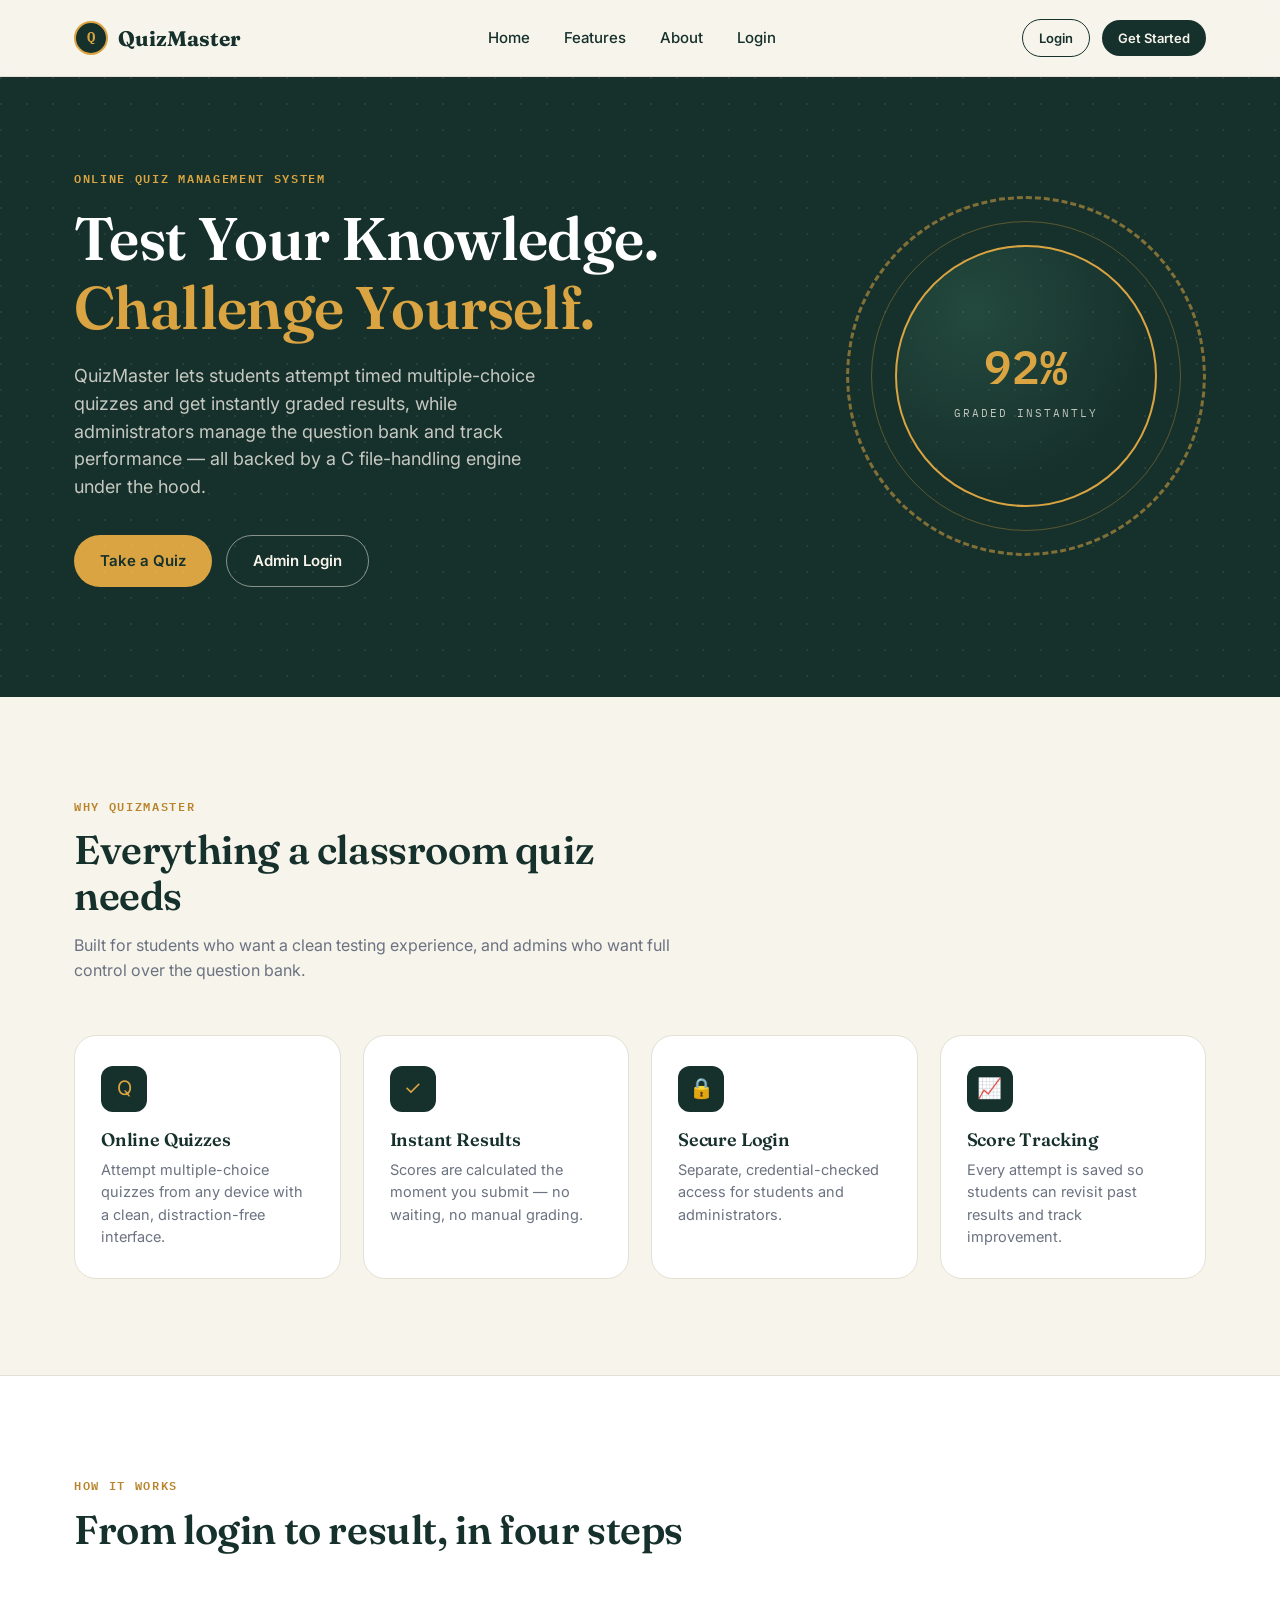
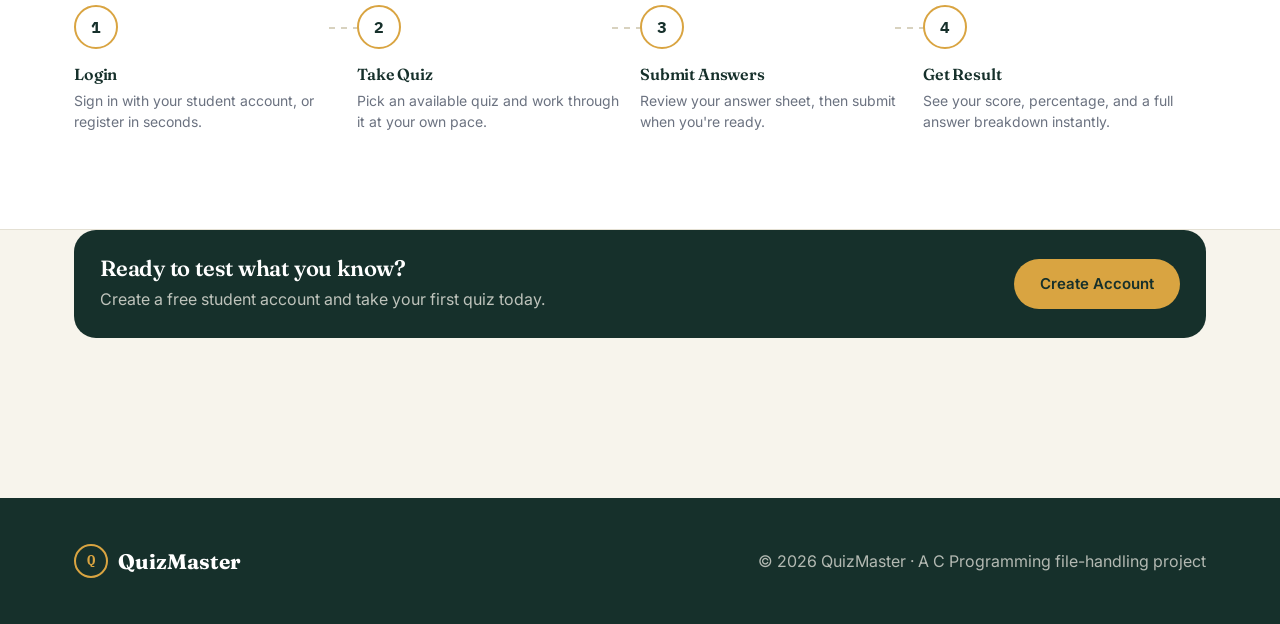
<file: frontend/index.html>
<!DOCTYPE html>
<html lang="en">
<head>
<meta charset="UTF-8">
<meta name="viewport" content="width=device-width, initial-scale=1.0">
<title>QuizMaster — Online Quiz Management System</title>
<link rel="stylesheet" href="css/style.css">
</head>
<body>

<nav class="public-nav">
  <div class="container">
    <a href="index.html" class="brand"><span class="brand-mark">Q</span> QuizMaster</a>
    <div class="nav-links" id="navLinks">
      <a href="index.html">Home</a>
      <a href="#features">Features</a>
      <a href="#about">About</a>
      <a href="login.html">Login</a>
    </div>
    <div class="nav-cta">
      <a href="login.html" class="btn btn-outline btn-sm">Login</a>
      <a href="register.html" class="btn btn-primary btn-sm">Get Started</a>
      <button class="nav-toggle" id="navToggle" aria-label="Toggle menu">☰</button>
    </div>
  </div>
</nav>

<header class="hero">
  <div class="container">
    <div>
      <span class="eyebrow" style="color:var(--gold);">Online Quiz Management System</span>
      <h1 style="margin-top:14px;">Test Your Knowledge. <em>Challenge Yourself.</em></h1>
      <p class="lead">QuizMaster lets students attempt timed multiple-choice quizzes and get instantly graded results, while administrators manage the question bank and track performance — all backed by a C file-handling engine under the hood.</p>
      <div class="hero-ctas">
        <a href="register.html" class="btn btn-gold">Take a Quiz</a>
        <a href="admin-login.html" class="btn btn-outline-light">Admin Login</a>
      </div>
    </div>
    <div class="hero-stamp">
      <div class="hero-stamp-inner">
        <div class="score">92%</div>
        <div class="label">Graded Instantly</div>
      </div>
    </div>
  </div>
</header>

<section class="section" id="features">
  <div class="container">
    <div class="section-head">
      <span class="eyebrow">Why QuizMaster</span>
      <h2>Everything a classroom quiz needs</h2>
      <p>Built for students who want a clean testing experience, and admins who want full control over the question bank.</p>
    </div>
    <div class="grid-4">
      <div class="feature-card">
        <div class="feature-icon">Q</div>
        <h3>Online Quizzes</h3>
        <p>Attempt multiple-choice quizzes from any device with a clean, distraction-free interface.</p>
      </div>
      <div class="feature-card">
        <div class="feature-icon">✓</div>
        <h3>Instant Results</h3>
        <p>Scores are calculated the moment you submit — no waiting, no manual grading.</p>
      </div>
      <div class="feature-card">
        <div class="feature-icon">🔒</div>
        <h3>Secure Login</h3>
        <p>Separate, credential-checked access for students and administrators.</p>
      </div>
      <div class="feature-card">
        <div class="feature-icon">📈</div>
        <h3>Score Tracking</h3>
        <p>Every attempt is saved so students can revisit past results and track improvement.</p>
      </div>
    </div>
  </div>
</section>

<section class="section section-alt" id="about">
  <div class="container">
    <div class="section-head">
      <span class="eyebrow">How It Works</span>
      <h2>From login to result, in four steps</h2>
    </div>
    <div class="steps">
      <div class="step"><div class="step-num">1</div><h4>Login</h4><p>Sign in with your student account, or register in seconds.</p></div>
      <div class="step"><div class="step-num">2</div><h4>Take Quiz</h4><p>Pick an available quiz and work through it at your own pace.</p></div>
      <div class="step"><div class="step-num">3</div><h4>Submit Answers</h4><p>Review your answer sheet, then submit when you're ready.</p></div>
      <div class="step"><div class="step-num">4</div><h4>Get Result</h4><p>See your score, percentage, and a full answer breakdown instantly.</p></div>
    </div>
  </div>
</section>

<section class="section" style="padding-top:0;">
  <div class="container">
    <div class="panel" style="display:flex; align-items:center; justify-content:space-between; flex-wrap:wrap; gap:20px; background:var(--ink); border:none;">
      <div>
        <h3 style="color:#fff; font-size:22px;">Ready to test what you know?</h3>
        <p style="color:rgba(247,244,236,0.75); margin-top:6px;">Create a free student account and take your first quiz today.</p>
      </div>
      <a href="register.html" class="btn btn-gold">Create Account</a>
    </div>
  </div>
</section>

<footer class="site-footer">
  <div class="container">
    <a href="index.html" class="brand"><span class="brand-mark">Q</span> QuizMaster</a>
    <p>© 2026 QuizMaster · A C Programming file-handling project</p>
  </div>
</footer>

<script src="js/script.js"></script>
</body>
</html>
</file>
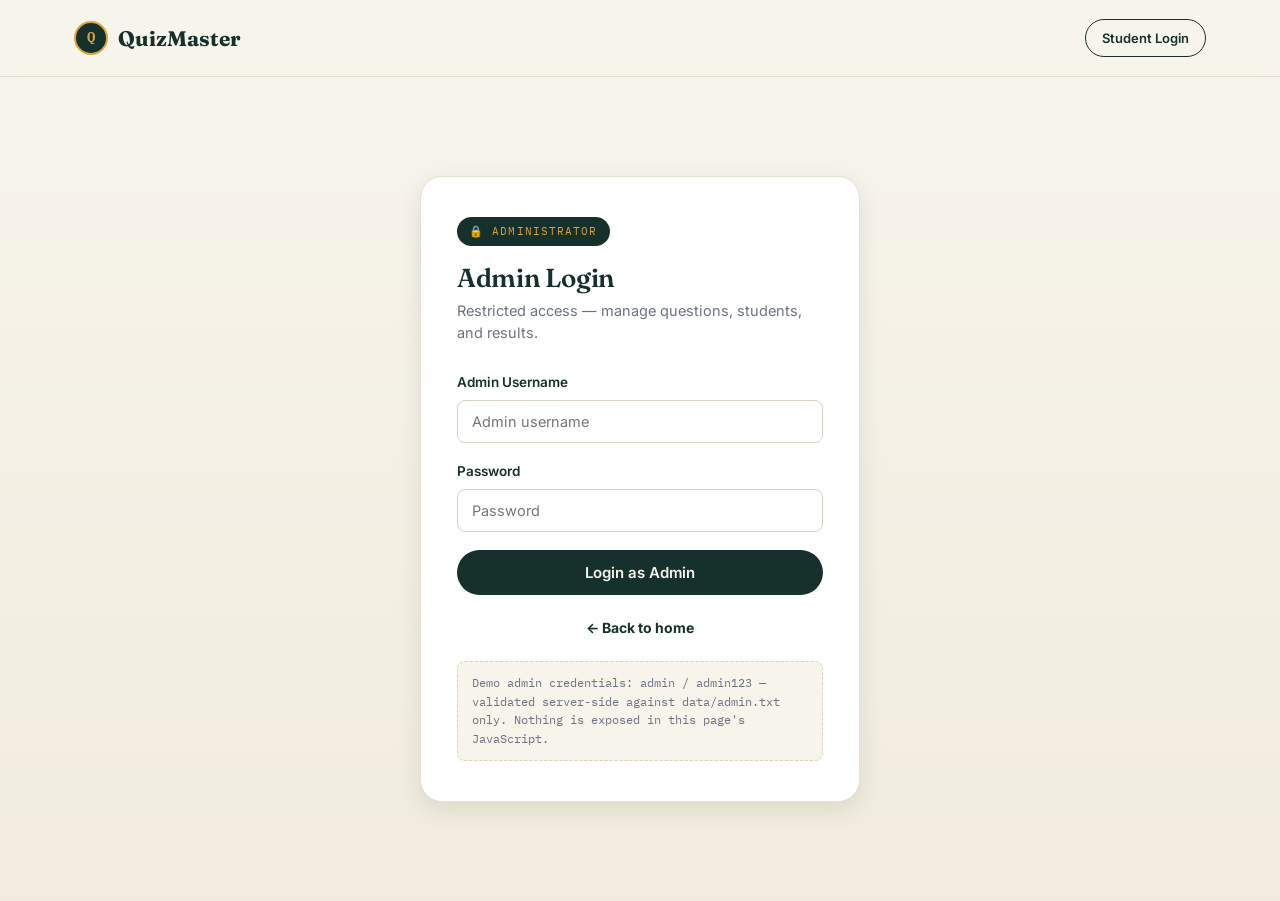
<file: frontend/add-question.html>
<!DOCTYPE html>
<html lang="en">
<head>
<meta charset="UTF-8">
<meta name="viewport" content="width=device-width, initial-scale=1.0">
<title>Add Question — QuizMaster</title>
<link rel="stylesheet" href="css/style.css">
</head>
<body>

<div class="app-shell">
  <aside class="sidebar">
    <a href="admin-dashboard.html" class="brand"><span class="brand-mark">Q</span> QuizMaster</a>
    <div class="sidebar-role">Admin Panel</div>
    <ul class="side-nav">
      <li><a href="admin-dashboard.html"><span class="ic">▤</span> Dashboard</a></li>
      <li><a href="manage-questions.html"><span class="ic">▦</span> Manage Questions</a></li>
      <li><a href="add-question.html" class="active"><span class="ic">✎</span> Add Question</a></li>
      <li><a href="students.html"><span class="ic">◐</span> Students</a></li>
      <li><a href="admin-results.html"><span class="ic">📈</span> Results</a></li>
    </ul>
    <div class="sidebar-foot">
      <a href="#" data-logout style="display:flex; align-items:center; gap:10px; padding:11px 14px; color:rgba(247,244,236,0.72); font-size:14.5px;"><span class="ic">⏻</span> Logout</a>
    </div>
  </aside>

  <div class="main-col">
    <header class="topbar">
      <div style="display:flex; align-items:center; gap:14px;"><button class="menu-toggle">☰</button><h2>Add Question</h2></div>
      <div class="topbar-right"><a href="manage-questions.html" class="btn btn-outline btn-sm">View All Questions</a></div>
    </header>

    <main class="content content-narrow">
      <div class="form-alert error" id="formAlert"></div>
      <div class="panel">
        <form id="addForm" novalidate>
          <div class="field" id="f-question">
            <label for="question">Question</label>
            <textarea id="question" name="question" rows="3" placeholder="e.g. What is the purpose of fopen()?"></textarea>
            <div class="error-msg">Question text is required.</div>
          </div>

          <div class="field-row">
            <div class="field" id="f-optionA"><label for="optionA">Option A</label><input type="text" id="optionA" name="optionA" placeholder="Open a file"><div class="error-msg">Required.</div></div>
            <div class="field" id="f-optionB"><label for="optionB">Option B</label><input type="text" id="optionB" name="optionB" placeholder="Close a file"><div class="error-msg">Required.</div></div>
          </div>
          <div class="field-row">
            <div class="field" id="f-optionC"><label for="optionC">Option C</label><input type="text" id="optionC" name="optionC" placeholder="Delete a file"><div class="error-msg">Required.</div></div>
            <div class="field" id="f-optionD"><label for="optionD">Option D</label><input type="text" id="optionD" name="optionD" placeholder="Rename a file"><div class="error-msg">Required.</div></div>
          </div>

          <div class="field-row">
            <div class="field" id="f-correctAnswer">
              <label for="correctAnswer">Correct Answer</label>
              <select id="correctAnswer" name="correctAnswer">
                <option value="">Select…</option>
                <option value="A">A</option><option value="B">B</option><option value="C">C</option><option value="D">D</option>
              </select>
              <div class="error-msg">Please select the correct option.</div>
            </div>
            <div class="field" id="f-marks">
              <label for="marks">Marks</label>
              <input type="number" id="marks" name="marks" value="1" min="1">
            </div>
          </div>

          <div class="field-row">
            <div class="field" id="f-category">
              <label for="category">Category</label>
              <input type="text" id="category" name="category" placeholder="e.g. File Handling">
              <div class="error-msg">Category is required.</div>
            </div>
            <div class="field" id="f-difficulty">
              <label for="difficulty">Difficulty</label>
              <select id="difficulty" name="difficulty">
                <option value="Easy">Easy</option>
                <option value="Medium">Medium</option>
                <option value="Hard">Hard</option>
              </select>
            </div>
          </div>

          <button type="submit" class="btn btn-primary" id="submitBtn">Add Question</button>
        </form>
      </div>
    </main>
  </div>
</div>

<script src="js/script.js"></script>
<script>
if (QM.auth.requireAdmin()) {
  const form = document.getElementById("addForm");
  const alertBox = document.getElementById("formAlert");
  const submitBtn = document.getElementById("submitBtn");

  function setInvalid(id, invalid) { document.getElementById("f-" + id).classList.toggle("invalid", invalid); }

  form.addEventListener("submit", async (e) => {
    e.preventDefault();
    alertBox.classList.remove("show");

    const data = {
      question: form.question.value.trim(), optionA: form.optionA.value.trim(), optionB: form.optionB.value.trim(),
      optionC: form.optionC.value.trim(), optionD: form.optionD.value.trim(), correctAnswer: form.correctAnswer.value,
      category: form.category.value.trim(), difficulty: form.difficulty.value, marks: form.marks.value
    };

    let ok = true;
    ["question", "optionA", "optionB", "optionC", "optionD"].forEach(k => {
      const invalid = !data[k]; setInvalid(k, invalid); if (invalid) ok = false;
    });
    setInvalid("correctAnswer", !data.correctAnswer); if (!data.correctAnswer) ok = false;
    setInvalid("category", !data.category); if (!data.category) ok = false;

    if (!ok) { alertBox.textContent = "Please fill in all required fields."; alertBox.classList.add("show"); return; }

    submitBtn.disabled = true; submitBtn.textContent = "Adding…";
    try {
      const res = await QM.api("add_question", data);
      if (res.success) {
        QM.toast("Question added successfully.", "success");
        form.reset();
        form.marks.value = 1;
      } else {
        alertBox.textContent = res.message || "Could not add question.";
        alertBox.classList.add("show");
      }
    } catch (err) {
      alertBox.textContent = "Could not reach the server.";
      alertBox.classList.add("show");
    } finally {
      submitBtn.disabled = false; submitBtn.textContent = "Add Question";
    }
  });
}
</script>
</body>
</html>
</file>
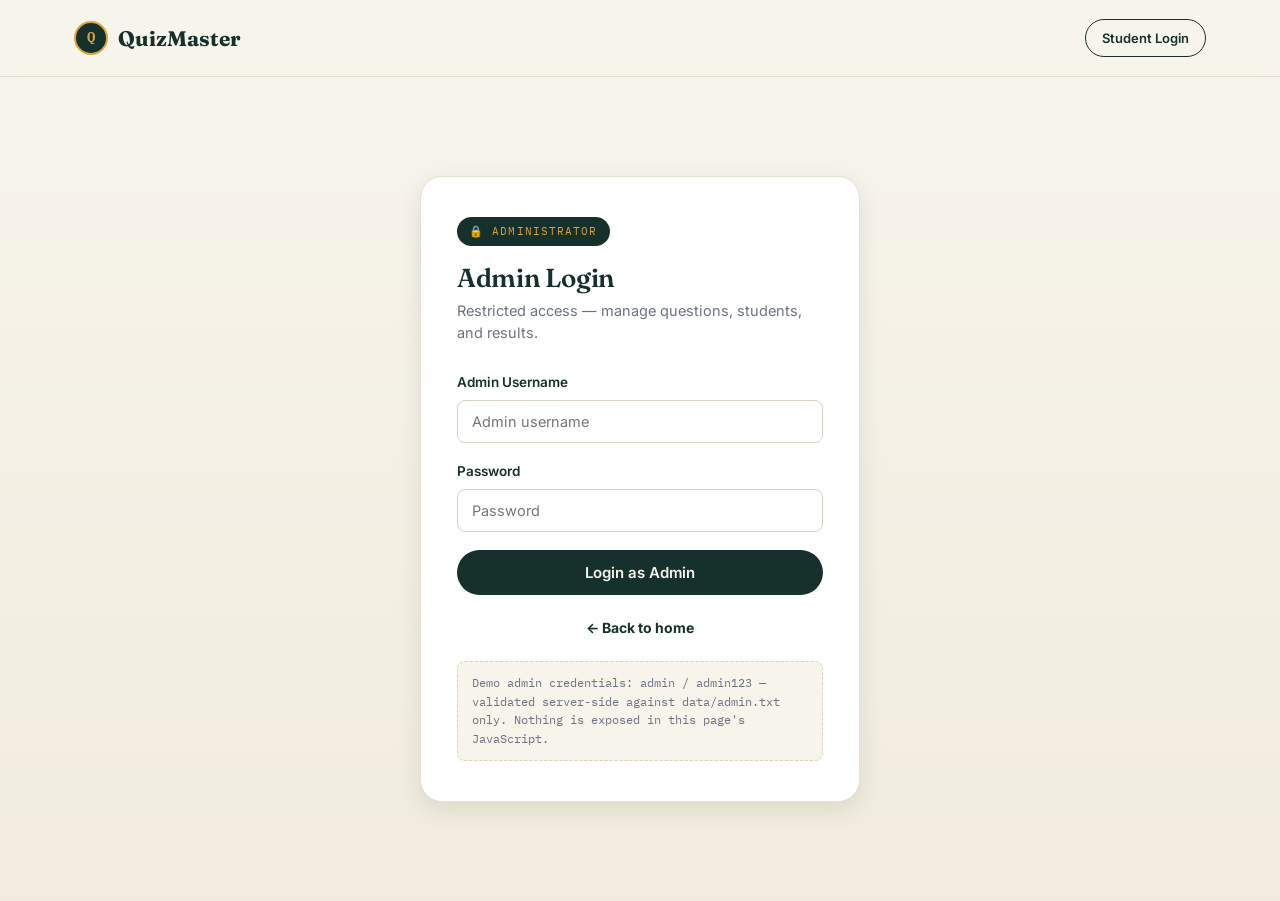
<file: frontend/admin-dashboard.html>
<!DOCTYPE html>
<html lang="en">
<head>
<meta charset="UTF-8">
<meta name="viewport" content="width=device-width, initial-scale=1.0">
<title>Admin Dashboard — QuizMaster</title>
<link rel="stylesheet" href="css/style.css">
</head>
<body>

<div class="app-shell">
  <aside class="sidebar">
    <a href="admin-dashboard.html" class="brand"><span class="brand-mark">Q</span> QuizMaster</a>
    <div class="sidebar-role">Admin Panel</div>
    <ul class="side-nav">
      <li><a href="admin-dashboard.html"><span class="ic">▤</span> Dashboard</a></li>
      <li><a href="manage-questions.html"><span class="ic">▦</span> Manage Questions</a></li>
      <li><a href="add-question.html"><span class="ic">✎</span> Add Question</a></li>
      <li><a href="students.html"><span class="ic">◐</span> Students</a></li>
      <li><a href="admin-results.html"><span class="ic">📈</span> Results</a></li>
      <li><a href="admin-dashboard.html#stats"><span class="ic">◒</span> Statistics</a></li>
      <li><a href="admin-dashboard.html#settings"><span class="ic">⚙</span> Settings</a></li>
    </ul>
    <div class="sidebar-foot">
      <a href="#" data-logout style="display:flex; align-items:center; gap:10px; padding:11px 14px; color:rgba(247,244,236,0.72); font-size:14.5px;">
        <span class="ic">⏻</span> Logout
      </a>
    </div>
  </aside>

  <div class="main-col">
    <header class="topbar">
      <div style="display:flex; align-items:center; gap:14px;">
        <button class="menu-toggle" aria-label="Toggle menu">☰</button>
        <h2>Admin Dashboard</h2>
      </div>
      <div class="topbar-right">
        <div class="user-chip"><div class="avatar">A</div><span class="uname">Admin</span></div>
        <a href="#" data-logout class="btn btn-outline btn-sm">Logout</a>
      </div>
    </header>

    <main class="content">
      <div class="stat-grid">
        <div class="stat-card"><div class="stat-label">Total Questions</div><div class="stat-value" id="statQuestions">–</div></div>
        <div class="stat-card"><div class="stat-label">Total Students</div><div class="stat-value" id="statStudents">–</div></div>
        <div class="stat-card"><div class="stat-label">Total Quiz Attempts</div><div class="stat-value gold" id="statAttempts">–</div></div>
        <div class="stat-card"><div class="stat-label">Average Score</div><div class="stat-value success" id="statAverage">–</div></div>
      </div>

      <div class="grid-2" id="stats">
        <div class="panel">
          <div class="panel-head"><h3>Average Score by Student</h3></div>
          <div class="bar-chart" id="chartStudents"></div>
        </div>
        <div class="panel">
          <div class="panel-head"><h3>Score Distribution</h3></div>
          <div class="bar-chart" id="chartDistribution"></div>
        </div>
      </div>

      <div class="panel" id="settings">
        <div class="panel-head"><h3>Settings</h3></div>
        <p style="color:var(--neutral); font-size:14.5px;">Admin credentials are stored server-side in <code>data/admin.txt</code> and are never exposed to the browser. For this college demo, passwords are stored as plain text for simplicity — a production system should use a hashed password scheme (e.g. bcrypt) instead.</p>
      </div>
    </main>
  </div>
</div>

<script src="js/script.js"></script>
<script>
if (QM.auth.requireAdmin()) {
  (async () => {
    try {
      const [questions, students, results] = await Promise.all([
        QM.apiGet("get_questions", { admin: 1 }),
        QM.apiGet("get_students"),
        QM.apiGet("get_results")
      ]);

      document.getElementById("statQuestions").textContent = questions.length;
      document.getElementById("statStudents").textContent = students.length;
      document.getElementById("statAttempts").textContent = results.length;
      const avg = results.length ? results.reduce((s, r) => s + parseFloat(r.percentage), 0) / results.length : 0;
      document.getElementById("statAverage").textContent = results.length ? avg.toFixed(1) + "%" : "—";

      // Chart 1: average score per student (only students who attempted)
      const attempted = students.filter(s => s.attempts > 0);
      const chart1 = document.getElementById("chartStudents");
      chart1.innerHTML = attempted.length ? attempted.map(s => `
        <div class="bar-col">
          <div class="bv">${parseFloat(s.average).toFixed(0)}%</div>
          <div class="bar" style="height:${Math.max(4, s.average)}%; background:var(--gold);"></div>
          <div class="bl">${QM.escapeHtml(s.username)}</div>
        </div>`).join("") : `<p style="color:var(--neutral); font-size:14px;">No attempts recorded yet.</p>`;

      // Chart 2: score distribution buckets
      const buckets = { Excellent: 0, Good: 0, "Needs Work": 0 };
      results.forEach(r => {
        const p = parseFloat(r.percentage);
        if (p >= 85) buckets.Excellent++; else if (p >= 60) buckets.Good++; else buckets["Needs Work"]++;
      });
      const maxB = Math.max(1, ...Object.values(buckets));
      const colors = { Excellent: "var(--success)", Good: "var(--gold)", "Needs Work": "var(--error)" };
      const chart2 = document.getElementById("chartDistribution");
      chart2.innerHTML = results.length ? Object.entries(buckets).map(([label, val]) => `
        <div class="bar-col">
          <div class="bv">${val}</div>
          <div class="bar" style="height:${(val / maxB) * 100}%; background:${colors[label]};"></div>
          <div class="bl">${label}</div>
        </div>`).join("") : `<p style="color:var(--neutral); font-size:14px;">No results recorded yet.</p>`;
    } catch (err) {
      QM.toast("Could not load dashboard data from the server.", "error");
    }
  })();
}
</script>
</body>
</html>
</file>
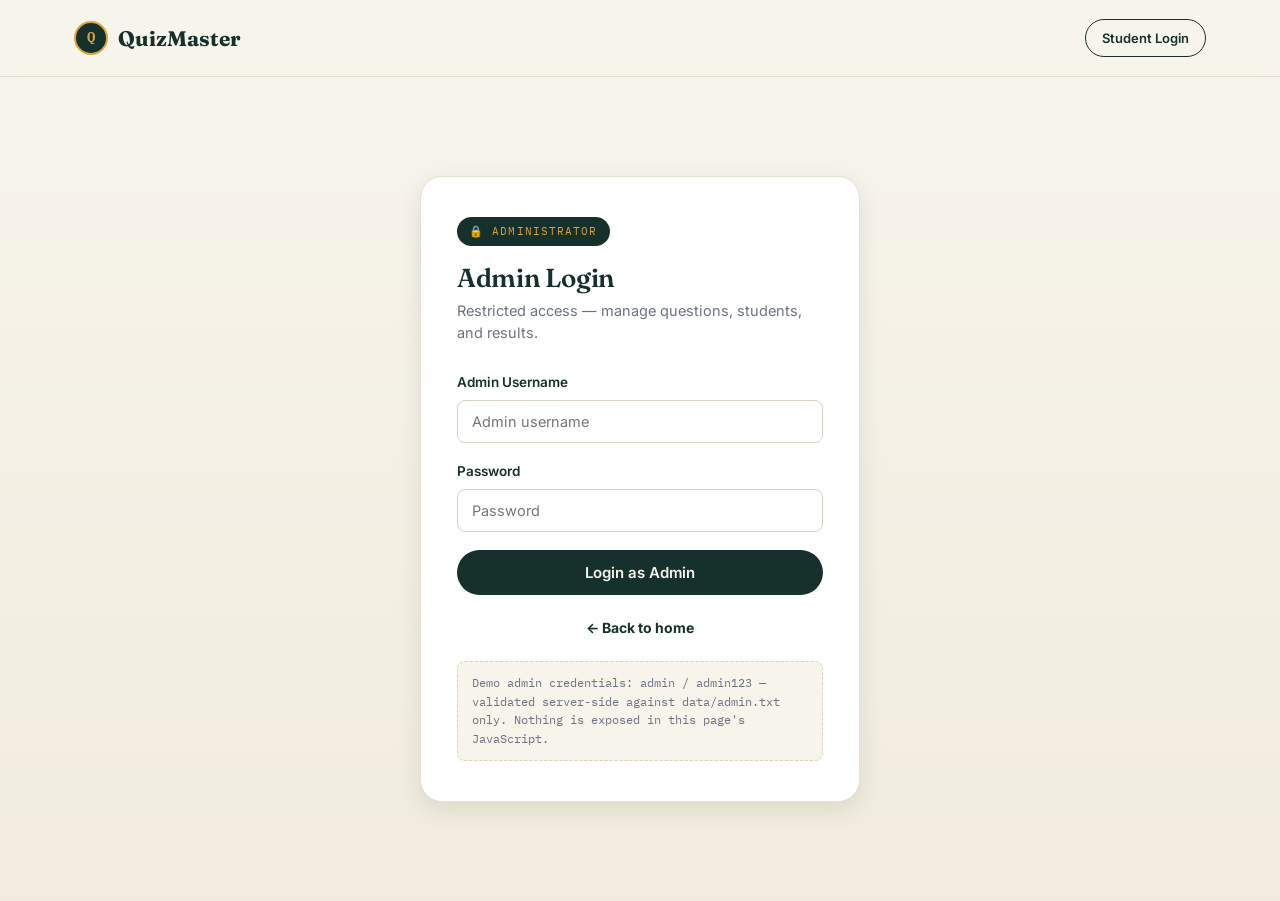
<file: frontend/admin-login.html>
<!DOCTYPE html>
<html lang="en">
<head>
<meta charset="UTF-8">
<meta name="viewport" content="width=device-width, initial-scale=1.0">
<title>Admin Login — QuizMaster</title>
<link rel="stylesheet" href="css/style.css">
</head>
<body>

<nav class="public-nav">
  <div class="container">
    <a href="index.html" class="brand"><span class="brand-mark">Q</span> QuizMaster</a>
    <div class="nav-cta"><a href="login.html" class="btn btn-outline btn-sm">Student Login</a></div>
  </div>
</nav>

<div class="auth-wrap">
  <div class="auth-card">
    <span class="auth-admin-badge">🔒 Administrator</span>
    <h1>Admin Login</h1>
    <p class="sub">Restricted access — manage questions, students, and results.</p>

    <div class="form-alert error" id="formAlert"></div>

    <form id="adminLoginForm" novalidate>
      <div class="field" id="f-username">
        <label for="username">Admin Username</label>
        <input type="text" id="username" name="username" placeholder="Admin username">
        <div class="error-msg">Username is required.</div>
      </div>
      <div class="field" id="f-password">
        <label for="password">Password</label>
        <input type="password" id="password" name="password" placeholder="Password">
        <div class="error-msg">Password is required.</div>
      </div>
      <button type="submit" class="btn btn-primary btn-block" id="submitBtn">Login as Admin</button>
    </form>

    <p class="auth-foot"><a href="index.html">← Back to home</a></p>
    <div class="demo-note">Demo admin credentials: admin / admin123 — validated server-side against data/admin.txt only. Nothing is exposed in this page's JavaScript.</div>
  </div>
</div>

<script src="js/script.js"></script>
<script>
const form = document.getElementById("adminLoginForm");
const alertBox = document.getElementById("formAlert");
const submitBtn = document.getElementById("submitBtn");

form.addEventListener("submit", async (e) => {
  e.preventDefault();
  alertBox.classList.remove("show");

  const username = form.username.value.trim();
  const password = form.password.value;
  document.getElementById("f-username").classList.toggle("invalid", !username);
  document.getElementById("f-password").classList.toggle("invalid", !password);
  if (!username || !password) {
    alertBox.textContent = "Please enter the admin username and password.";
    alertBox.classList.add("show");
    return;
  }

  submitBtn.disabled = true;
  submitBtn.textContent = "Verifying…";
  try {
    const res = await QM.api("admin_login", { username, password });
    if (res.success) {
      QM.auth.setAdmin();
      window.location.href = "admin-dashboard.html";
    } else {
      alertBox.textContent = res.message || "Invalid credentials.";
      alertBox.classList.add("show");
    }
  } catch (err) {
    alertBox.textContent = "Could not reach the server. Is the CGI backend running?";
    alertBox.classList.add("show");
  } finally {
    submitBtn.disabled = false;
    submitBtn.textContent = "Login as Admin";
  }
});
</script>
</body>
</html>
</file>
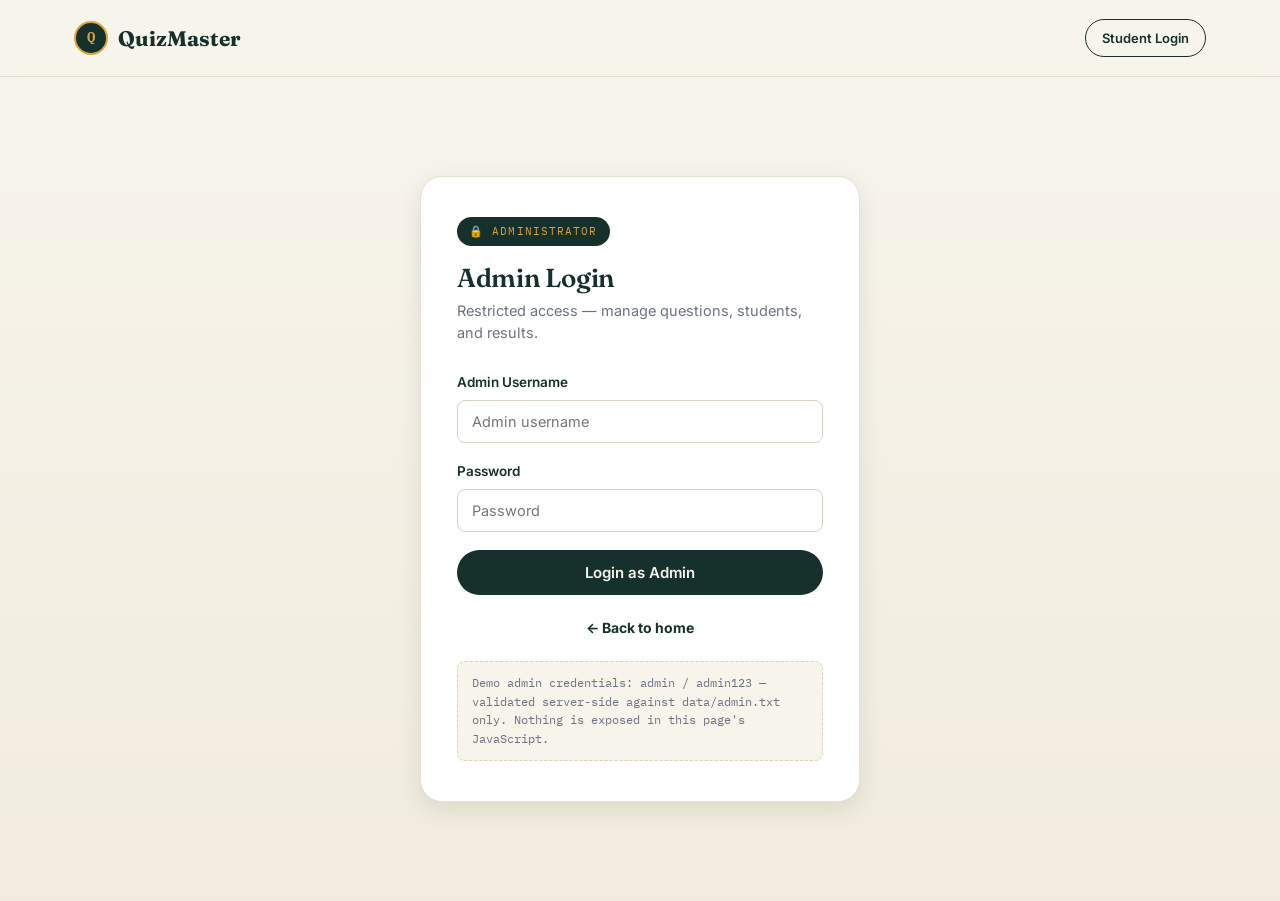
<file: frontend/admin-results.html>
<!DOCTYPE html>
<html lang="en">
<head>
<meta charset="UTF-8">
<meta name="viewport" content="width=device-width, initial-scale=1.0">
<title>Results — QuizMaster Admin</title>
<link rel="stylesheet" href="css/style.css">
</head>
<body>

<div class="app-shell">
  <aside class="sidebar">
    <a href="admin-dashboard.html" class="brand"><span class="brand-mark">Q</span> QuizMaster</a>
    <div class="sidebar-role">Admin Panel</div>
    <ul class="side-nav">
      <li><a href="admin-dashboard.html"><span class="ic">▤</span> Dashboard</a></li>
      <li><a href="manage-questions.html"><span class="ic">▦</span> Manage Questions</a></li>
      <li><a href="add-question.html"><span class="ic">✎</span> Add Question</a></li>
      <li><a href="students.html"><span class="ic">◐</span> Students</a></li>
      <li><a href="admin-results.html" class="active"><span class="ic">📈</span> Results</a></li>
    </ul>
    <div class="sidebar-foot">
      <a href="#" data-logout style="display:flex; align-items:center; gap:10px; padding:11px 14px; color:rgba(247,244,236,0.72); font-size:14.5px;"><span class="ic">⏻</span> Logout</a>
    </div>
  </aside>

  <div class="main-col">
    <header class="topbar">
      <div style="display:flex; align-items:center; gap:14px;"><button class="menu-toggle">☰</button><h2>Results</h2></div>
    </header>

    <main class="content">
      <div class="panel">
        <div class="panel-head" style="flex-wrap:wrap; gap:12px;">
          <h3>All Quiz Results</h3>
          <div style="display:flex; gap:10px; flex-wrap:wrap;">
            <input type="text" id="searchBox" placeholder="Search student…" style="padding:9px 14px; border:1.5px solid var(--border-dark); border-radius:999px; font-size:13.5px; width:180px;">
            <select id="quizFilter" style="padding:9px 14px; border:1.5px solid var(--border-dark); border-radius:999px; font-size:13.5px;">
              <option value="">All Quizzes</option>
            </select>
            <select id="sortSelect" style="padding:9px 14px; border:1.5px solid var(--border-dark); border-radius:999px; font-size:13.5px;">
              <option value="date-desc">Newest First</option>
              <option value="score-desc">Highest Score</option>
              <option value="score-asc">Lowest Score</option>
            </select>
          </div>
        </div>
        <div class="table-wrap">
          <table class="data-table">
            <thead><tr><th>Student</th><th>Quiz</th><th>Date</th><th>Score</th><th>Percentage</th><th>Status</th></tr></thead>
            <tbody id="rBody"><tr><td colspan="6"><div class="skeleton" style="height:18px;"></div></td></tr></tbody>
          </table>
        </div>
      </div>
    </main>
  </div>
</div>

<script src="js/script.js"></script>
<script>
let allResults = [];

function applyFiltersAndRender() {
  const term = document.getElementById("searchBox").value.toLowerCase();
  const quiz = document.getElementById("quizFilter").value;
  const sort = document.getElementById("sortSelect").value;

  let list = allResults.filter(r =>
    r.username.toLowerCase().includes(term) && (!quiz || r.quizName === quiz)
  );

  if (sort === "score-desc") list.sort((a, b) => b.percentage - a.percentage);
  else if (sort === "score-asc") list.sort((a, b) => a.percentage - b.percentage);
  else list = list.slice().reverse(); // newest first (append order)

  const body = document.getElementById("rBody");
  if (!list.length) {
    body.innerHTML = `<tr><td colspan="6"><div class="empty-state"><div class="em-icon">📈</div><h4>No results found</h4><p>Try adjusting your search or filters.</p></div></td></tr>`;
    return;
  }
  body.innerHTML = list.map(r => {
    const pct = parseFloat(r.percentage);
    const passed = pct >= 40;
    return `<tr>
      <td>${QM.escapeHtml(r.username)}</td>
      <td>${QM.escapeHtml(r.quizName)}</td>
      <td>${r.date}</td>
      <td>${r.correct}/${r.total}</td>
      <td>${pct.toFixed(1)}%</td>
      <td><span class="badge ${passed ? "pass" : "fail"}">${passed ? "Passed" : "Failed"}</span></td>
    </tr>`;
  }).join("");
}

if (QM.auth.requireAdmin()) {
  (async () => {
    try {
      allResults = await QM.apiGet("get_results");
      const quizzes = [...new Set(allResults.map(r => r.quizName))];
      const quizFilter = document.getElementById("quizFilter");
      quizzes.forEach(q => {
        const opt = document.createElement("option");
        opt.value = q; opt.textContent = q;
        quizFilter.appendChild(opt);
      });
      applyFiltersAndRender();
    } catch (err) {
      QM.toast("Could not load results from the server.", "error");
    }
  })();

  ["searchBox", "quizFilter", "sortSelect"].forEach(id =>
    document.getElementById(id).addEventListener("input", applyFiltersAndRender)
  );
}
</script>
</body>
</html>
</file>
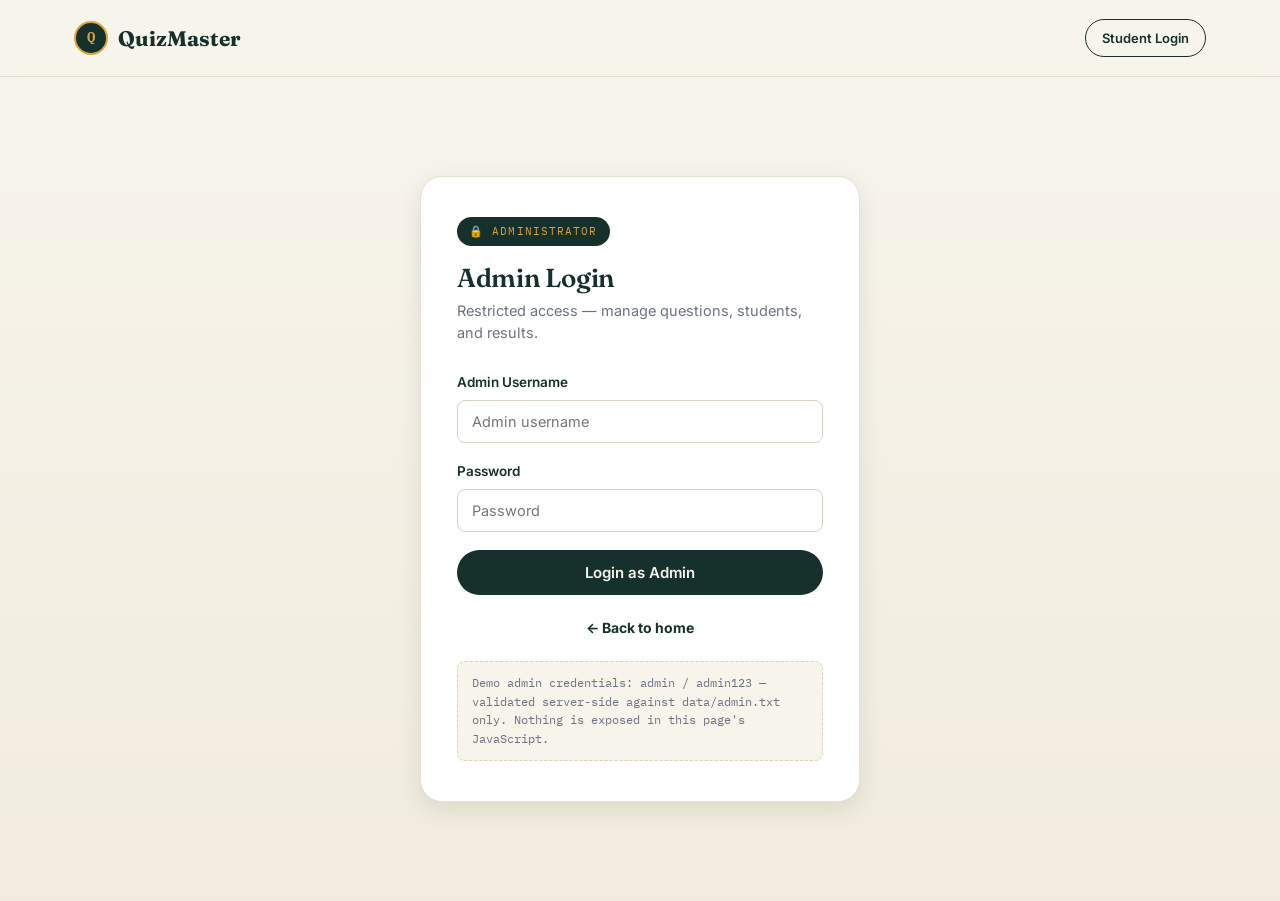
<file: frontend/edit-question.html>
<!DOCTYPE html>
<html lang="en">
<head>
<meta charset="UTF-8">
<meta name="viewport" content="width=device-width, initial-scale=1.0">
<title>Edit Question — QuizMaster</title>
<link rel="stylesheet" href="css/style.css">
</head>
<body>

<div class="app-shell">
  <aside class="sidebar">
    <a href="admin-dashboard.html" class="brand"><span class="brand-mark">Q</span> QuizMaster</a>
    <div class="sidebar-role">Admin Panel</div>
    <ul class="side-nav">
      <li><a href="admin-dashboard.html"><span class="ic">▤</span> Dashboard</a></li>
      <li><a href="manage-questions.html" class="active"><span class="ic">▦</span> Manage Questions</a></li>
      <li><a href="add-question.html"><span class="ic">✎</span> Add Question</a></li>
      <li><a href="students.html"><span class="ic">◐</span> Students</a></li>
      <li><a href="admin-results.html"><span class="ic">📈</span> Results</a></li>
    </ul>
    <div class="sidebar-foot">
      <a href="#" data-logout style="display:flex; align-items:center; gap:10px; padding:11px 14px; color:rgba(247,244,236,0.72); font-size:14.5px;"><span class="ic">⏻</span> Logout</a>
    </div>
  </aside>

  <div class="main-col">
    <header class="topbar">
      <div style="display:flex; align-items:center; gap:14px;"><button class="menu-toggle">☰</button><h2>Edit Question</h2></div>
      <div class="topbar-right"><a href="manage-questions.html" class="btn btn-outline btn-sm">← Back to List</a></div>
    </header>

    <main class="content content-narrow">
      <div class="form-alert error" id="formAlert"></div>
      <div class="panel" id="formPanel" style="display:none;">
        <form id="editForm" novalidate>
          <input type="hidden" id="id" name="id">
          <div class="field" id="f-question"><label for="question">Question</label><textarea id="question" name="question" rows="3"></textarea></div>
          <div class="field-row">
            <div class="field" id="f-optionA"><label for="optionA">Option A</label><input type="text" id="optionA" name="optionA"></div>
            <div class="field" id="f-optionB"><label for="optionB">Option B</label><input type="text" id="optionB" name="optionB"></div>
          </div>
          <div class="field-row">
            <div class="field" id="f-optionC"><label for="optionC">Option C</label><input type="text" id="optionC" name="optionC"></div>
            <div class="field" id="f-optionD"><label for="optionD">Option D</label><input type="text" id="optionD" name="optionD"></div>
          </div>
          <div class="field-row">
            <div class="field" id="f-correctAnswer">
              <label for="correctAnswer">Correct Answer</label>
              <select id="correctAnswer" name="correctAnswer"><option value="A">A</option><option value="B">B</option><option value="C">C</option><option value="D">D</option></select>
            </div>
            <div class="field"><label for="marks">Marks</label><input type="number" id="marks" name="marks" min="1"></div>
          </div>
          <div class="field-row">
            <div class="field"><label for="category">Category</label><input type="text" id="category" name="category"></div>
            <div class="field">
              <label for="difficulty">Difficulty</label>
              <select id="difficulty" name="difficulty"><option value="Easy">Easy</option><option value="Medium">Medium</option><option value="Hard">Hard</option></select>
            </div>
          </div>
          <button type="submit" class="btn btn-primary" id="submitBtn">Save Changes</button>
        </form>
      </div>
      <div id="notFound" style="display:none;" class="empty-state"><h4>Question not found</h4><p>It may have already been deleted.</p></div>
    </main>
  </div>
</div>

<script src="js/script.js"></script>
<script>
if (QM.auth.requireAdmin()) {
  const params = new URLSearchParams(window.location.search);
  const id = params.get("id");
  const form = document.getElementById("editForm");
  const submitBtn = document.getElementById("submitBtn");
  const alertBox = document.getElementById("formAlert");

  (async () => {
    try {
      const questions = await QM.apiGet("get_questions", { admin: 1 });
      const q = questions.find(x => String(x.id) === String(id));
      if (!q) { document.getElementById("notFound").style.display = "block"; return; }

      form.id.value = q.id;
      form.question.value = q.question;
      form.optionA.value = q.optionA;
      form.optionB.value = q.optionB;
      form.optionC.value = q.optionC;
      form.optionD.value = q.optionD;
      form.correctAnswer.value = q.correctAnswer;
      form.category.value = q.category;
      form.difficulty.value = q.difficulty;
      form.marks.value = q.marks;
      document.getElementById("formPanel").style.display = "block";
    } catch (err) {
      QM.toast("Could not load question data.", "error");
    }
  })();

  form.addEventListener("submit", async (e) => {
    e.preventDefault();
    alertBox.classList.remove("show");
    const data = {
      id: form.id.value, question: form.question.value.trim(), optionA: form.optionA.value.trim(),
      optionB: form.optionB.value.trim(), optionC: form.optionC.value.trim(), optionD: form.optionD.value.trim(),
      correctAnswer: form.correctAnswer.value, category: form.category.value.trim(),
      difficulty: form.difficulty.value, marks: form.marks.value
    };
    submitBtn.disabled = true; submitBtn.textContent = "Saving…";
    try {
      const res = await QM.api("edit_question", data);
      if (res.success) {
        QM.toast("Question updated.", "success");
        setTimeout(() => window.location.href = "manage-questions.html", 700);
      } else {
        alertBox.textContent = res.message || "Could not update question.";
        alertBox.classList.add("show");
      }
    } catch (err) {
      alertBox.textContent = "Could not reach the server.";
      alertBox.classList.add("show");
    } finally {
      submitBtn.disabled = false; submitBtn.textContent = "Save Changes";
    }
  });
}
</script>
</body>
</html>
</file>
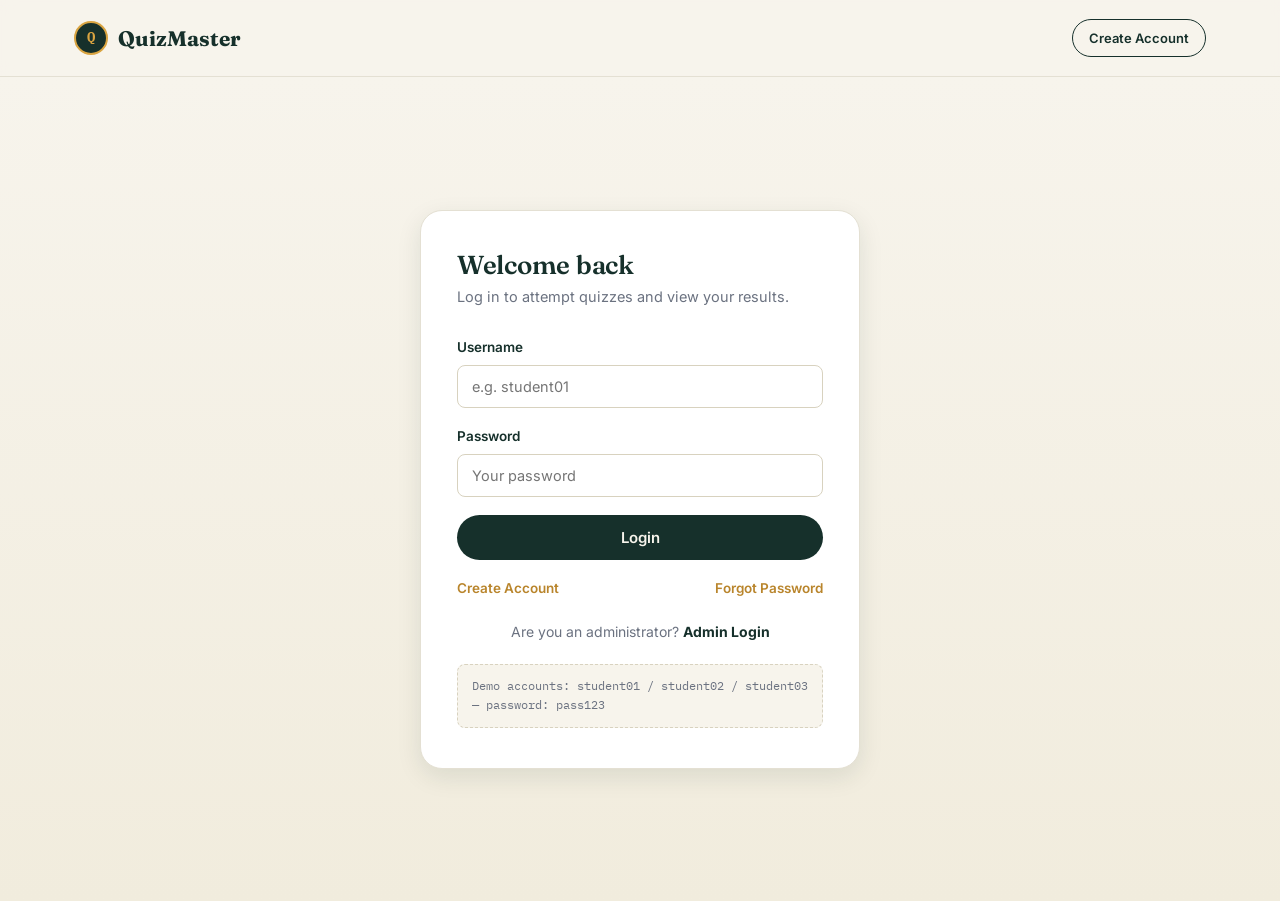
<file: frontend/login.html>
<!DOCTYPE html>
<html lang="en">
<head>
<meta charset="UTF-8">
<meta name="viewport" content="width=device-width, initial-scale=1.0">
<title>Student Login — QuizMaster</title>
<link rel="stylesheet" href="css/style.css">
</head>
<body>

<nav class="public-nav">
  <div class="container">
    <a href="index.html" class="brand"><span class="brand-mark">Q</span> QuizMaster</a>
    <div class="nav-cta"><a href="register.html" class="btn btn-outline btn-sm">Create Account</a></div>
  </div>
</nav>

<div class="auth-wrap">
  <div class="auth-card">
    <h1>Welcome back</h1>
    <p class="sub">Log in to attempt quizzes and view your results.</p>

    <div class="form-alert error" id="formAlert"></div>

    <form id="loginForm" novalidate>
      <div class="field" id="f-username">
        <label for="username">Username</label>
        <input type="text" id="username" name="username" placeholder="e.g. student01">
        <div class="error-msg">Username is required.</div>
      </div>
      <div class="field" id="f-password">
        <label for="password">Password</label>
        <input type="password" id="password" name="password" placeholder="Your password">
        <div class="error-msg">Password is required.</div>
      </div>

      <button type="submit" class="btn btn-primary btn-block" id="submitBtn">Login</button>

      <div class="auth-links">
        <a href="register.html">Create Account</a>
        <a href="#" id="forgotLink">Forgot Password</a>
      </div>
    </form>

    <p class="auth-foot">Are you an administrator? <a href="admin-login.html">Admin Login</a></p>
    <div class="demo-note">Demo accounts: student01 / student02 / student03 — password: pass123</div>
  </div>
</div>

<script src="js/script.js"></script>
<script>
const form = document.getElementById("loginForm");
const alertBox = document.getElementById("formAlert");
const submitBtn = document.getElementById("submitBtn");

document.getElementById("forgotLink").addEventListener("click", (e) => {
  e.preventDefault();
  QM.toast("Please contact your administrator to reset your password.");
});

form.addEventListener("submit", async (e) => {
  e.preventDefault();
  alertBox.classList.remove("show");

  const username = form.username.value.trim();
  const password = form.password.value;
  document.getElementById("f-username").classList.toggle("invalid", !username);
  document.getElementById("f-password").classList.toggle("invalid", !password);
  if (!username || !password) {
    alertBox.textContent = "Please enter your username and password.";
    alertBox.classList.add("show");
    return;
  }

  submitBtn.disabled = true;
  submitBtn.textContent = "Logging in…";
  try {
    const res = await QM.api("student_login", { username, password });
    if (res.success) {
      QM.auth.setStudent({ studentId: res.studentId, name: res.name, username: res.username });
      window.location.href = "student-dashboard.html";
    } else {
      alertBox.textContent = res.message || "Login failed.";
      alertBox.classList.add("show");
    }
  } catch (err) {
    alertBox.textContent = "Could not reach the server. Is the CGI backend running?";
    alertBox.classList.add("show");
  } finally {
    submitBtn.disabled = false;
    submitBtn.textContent = "Login";
  }
});
</script>
</body>
</html>
</file>
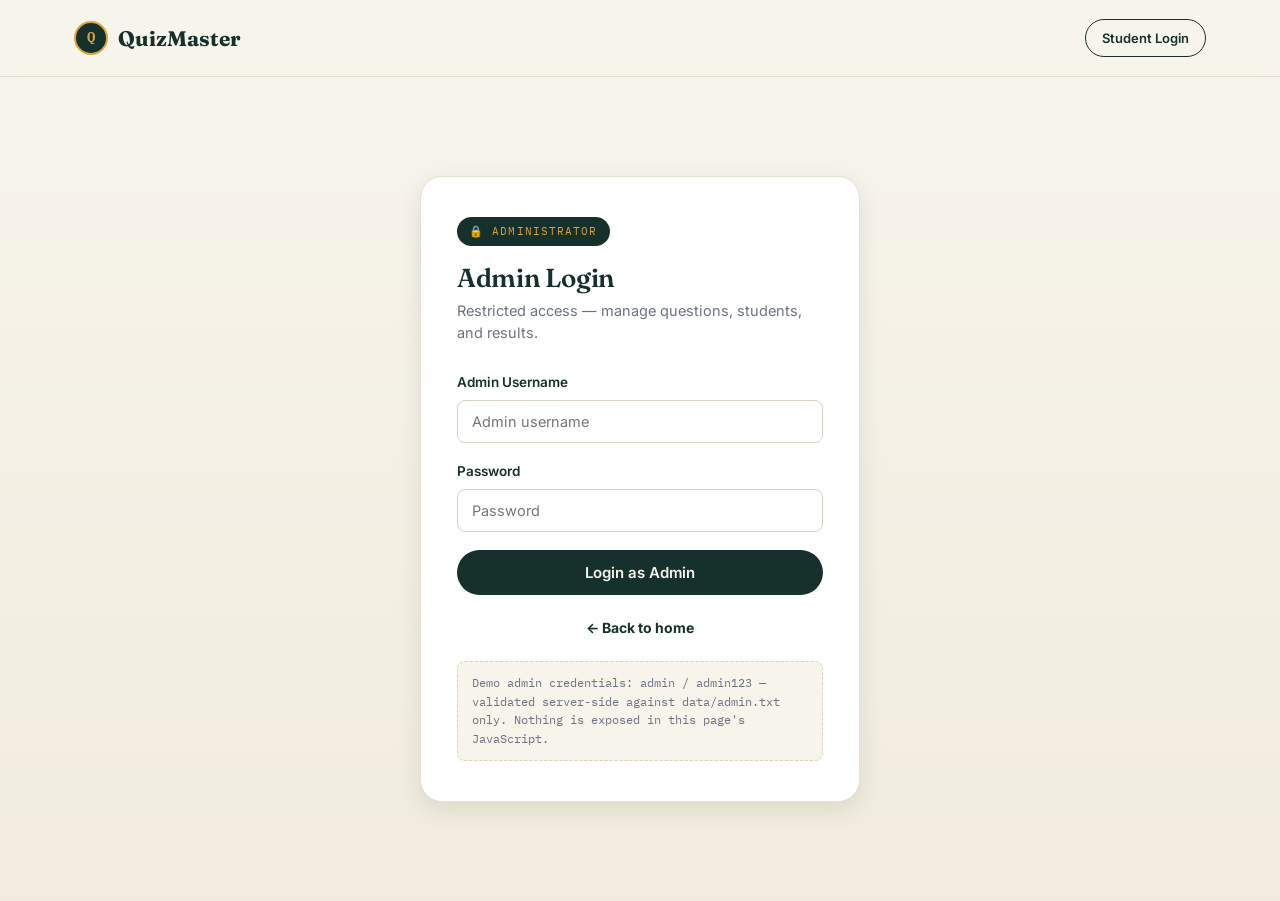
<file: frontend/manage-questions.html>
<!DOCTYPE html>
<html lang="en">
<head>
<meta charset="UTF-8">
<meta name="viewport" content="width=device-width, initial-scale=1.0">
<title>Manage Questions — QuizMaster</title>
<link rel="stylesheet" href="css/style.css">
</head>
<body>

<div class="app-shell">
  <aside class="sidebar">
    <a href="admin-dashboard.html" class="brand"><span class="brand-mark">Q</span> QuizMaster</a>
    <div class="sidebar-role">Admin Panel</div>
    <ul class="side-nav">
      <li><a href="admin-dashboard.html"><span class="ic">▤</span> Dashboard</a></li>
      <li><a href="manage-questions.html" class="active"><span class="ic">▦</span> Manage Questions</a></li>
      <li><a href="add-question.html"><span class="ic">✎</span> Add Question</a></li>
      <li><a href="students.html"><span class="ic">◐</span> Students</a></li>
      <li><a href="admin-results.html"><span class="ic">📈</span> Results</a></li>
    </ul>
    <div class="sidebar-foot">
      <a href="#" data-logout style="display:flex; align-items:center; gap:10px; padding:11px 14px; color:rgba(247,244,236,0.72); font-size:14.5px;"><span class="ic">⏻</span> Logout</a>
    </div>
  </aside>

  <div class="main-col">
    <header class="topbar">
      <div style="display:flex; align-items:center; gap:14px;"><button class="menu-toggle">☰</button><h2>Manage Questions</h2></div>
      <div class="topbar-right"><a href="add-question.html" class="btn btn-gold btn-sm">+ Add Question</a></div>
    </header>

    <main class="content">
      <div class="panel">
        <div class="panel-head">
          <h3>Question Bank</h3>
          <input type="text" id="searchBox" placeholder="Search questions…" style="padding:9px 14px; border:1.5px solid var(--border-dark); border-radius:999px; font-size:13.5px; width:220px;">
        </div>
        <div class="table-wrap">
          <table class="data-table">
            <thead><tr><th>ID</th><th>Question</th><th>Category</th><th>Difficulty</th><th>Correct</th><th>Actions</th></tr></thead>
            <tbody id="qBody"><tr><td colspan="6"><div class="skeleton" style="height:18px;"></div></td></tr></tbody>
          </table>
        </div>
      </div>
    </main>
  </div>
</div>

<script src="js/script.js"></script>
<script>
let allQuestions = [];

function render(list) {
  const body = document.getElementById("qBody");
  if (!list.length) {
    body.innerHTML = `<tr><td colspan="6"><div class="empty-state"><div class="em-icon">▦</div><h4>No questions found</h4><p>Try a different search, or add a new question.</p></div></td></tr>`;
    return;
  }
  body.innerHTML = list.map(q => `
    <tr>
      <td>${q.id}</td>
      <td style="max-width:340px;">${QM.escapeHtml(q.question)}</td>
      <td>${QM.escapeHtml(q.category)}</td>
      <td><span class="badge ${q.difficulty.toLowerCase()}">${q.difficulty}</span></td>
      <td>${q.correctAnswer}</td>
      <td class="row-actions">
        <a href="edit-question.html?id=${q.id}" class="btn btn-outline btn-sm">Edit</a>
        <button class="btn btn-danger btn-sm" data-del="${q.id}">Delete</button>
      </td>
    </tr>`).join("");

  body.querySelectorAll("[data-del]").forEach(btn => {
    btn.addEventListener("click", () => {
      const id = btn.dataset.del;
      QM.confirmModal({
        title: "Delete this question?",
        message: "Are you sure you want to delete this question? This cannot be undone.",
        confirmLabel: "Delete", danger: true,
        onConfirm: async () => {
          try {
            const res = await QM.apiGet("delete_question", { id });
            if (res.success) {
              QM.toast("Question deleted.", "success");
              allQuestions = allQuestions.filter(q => q.id != id);
              render(allQuestions);
            } else {
              QM.toast(res.message || "Could not delete question.", "error");
            }
          } catch (err) {
            QM.toast("Could not reach the server.", "error");
          }
        }
      });
    });
  });
}

if (QM.auth.requireAdmin()) {
  (async () => {
    try {
      allQuestions = await QM.apiGet("get_questions", { admin: 1 });
      render(allQuestions);
    } catch (err) {
      QM.toast("Could not load questions from the server.", "error");
    }
  })();

  document.getElementById("searchBox").addEventListener("input", (e) => {
    const term = e.target.value.toLowerCase();
    render(allQuestions.filter(q => q.question.toLowerCase().includes(term) || q.category.toLowerCase().includes(term)));
  });
}
</script>
</body>
</html>
</file>
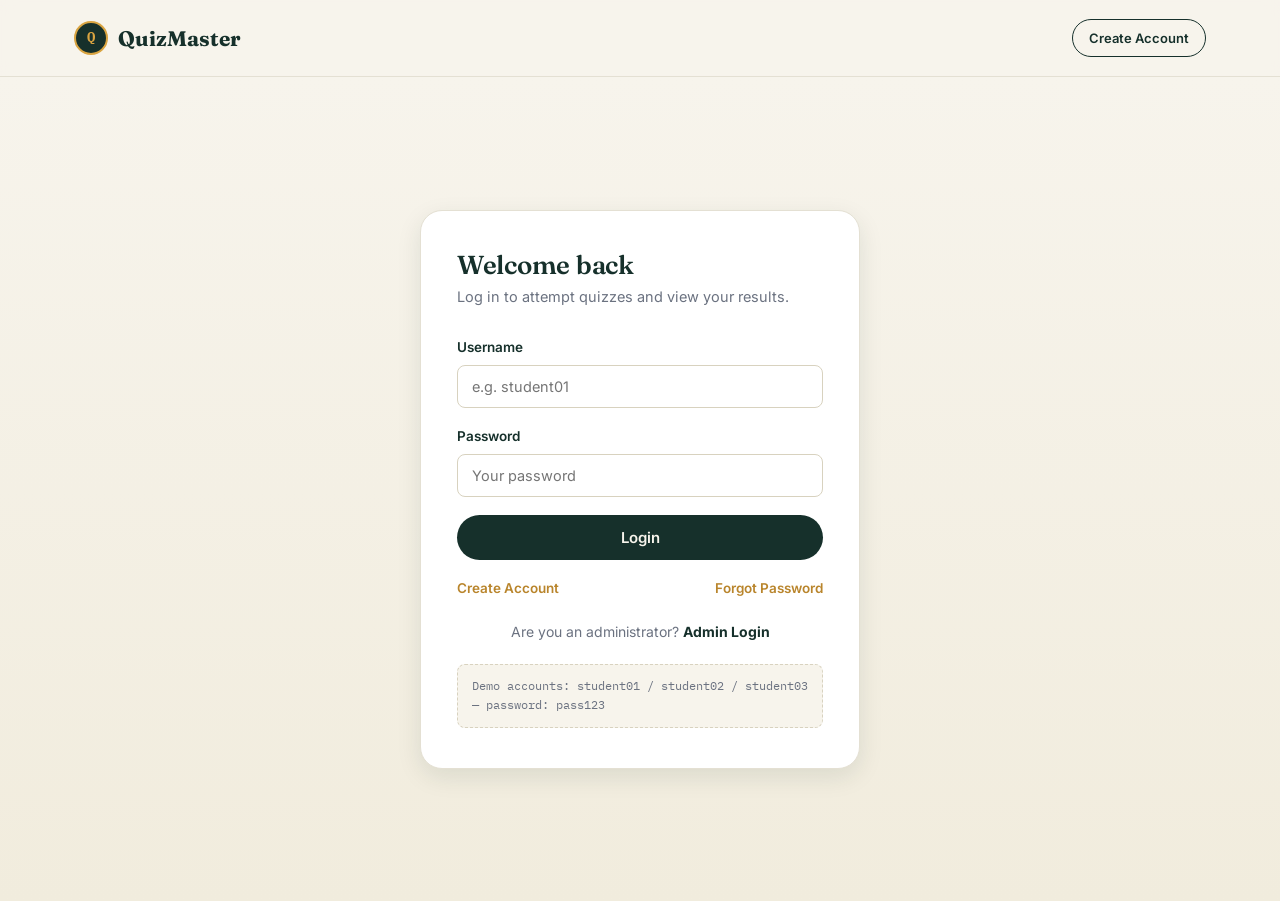
<file: frontend/my-results.html>
<!DOCTYPE html>
<html lang="en">
<head>
<meta charset="UTF-8">
<meta name="viewport" content="width=device-width, initial-scale=1.0">
<title>My Results — QuizMaster</title>
<link rel="stylesheet" href="css/style.css">
</head>
<body>

<div class="app-shell">
  <aside class="sidebar">
    <a href="student-dashboard.html" class="brand"><span class="brand-mark">Q</span> QuizMaster</a>
    <div class="sidebar-role">Student Panel</div>
    <ul class="side-nav">
      <li><a href="student-dashboard.html"><span class="ic">▤</span> Dashboard</a></li>
      <li><a href="quiz.html"><span class="ic">✎</span> Take Quiz</a></li>
      <li><a href="my-results.html" class="active"><span class="ic">▦</span> My Results</a></li>
      <li><a href="student-dashboard.html#profile"><span class="ic">●</span> Profile</a></li>
    </ul>
    <div class="sidebar-foot">
      <a href="#" data-logout style="display:flex; align-items:center; gap:10px; padding:11px 14px; color:rgba(247,244,236,0.72); font-size:14.5px;">
        <span class="ic">⏻</span> Logout
      </a>
    </div>
  </aside>

  <div class="main-col">
    <header class="topbar">
      <div style="display:flex; align-items:center; gap:14px;">
        <button class="menu-toggle" aria-label="Toggle menu">☰</button>
        <h2>My Results</h2>
      </div>
      <div class="topbar-right">
        <div class="user-chip"><div class="avatar" id="avatarInit">S</div><span class="uname" id="studentNameChip">Student</span></div>
      </div>
    </header>

    <main class="content">
      <div class="panel">
        <div class="panel-head">
          <h3>Quiz History</h3>
          <a href="quiz.html" class="btn btn-gold btn-sm">Take a Quiz</a>
        </div>
        <div class="table-wrap">
          <table class="data-table">
            <thead><tr><th>Quiz Name</th><th>Date</th><th>Total Questions</th><th>Score</th><th>Percentage</th><th>Result</th></tr></thead>
            <tbody id="resultsBody">
              <tr><td colspan="6"><div class="skeleton" style="height:18px;"></div></td></tr>
            </tbody>
          </table>
        </div>
      </div>
    </main>
  </div>
</div>

<script src="js/script.js"></script>
<script>
const student = QM.auth.requireStudent();

if (student) {
  document.getElementById("studentNameChip").textContent = student.name;
  document.getElementById("avatarInit").textContent = student.name.charAt(0).toUpperCase();

  (async () => {
    try {
      const results = await QM.apiGet("get_results", { username: student.username });
      const body = document.getElementById("resultsBody");
      if (!results.length) {
        body.innerHTML = `<tr><td colspan="6"><div class="empty-state"><div class="em-icon">▦</div><h4>No quiz history yet</h4><p>Your attempts will appear here once you take a quiz.</p></div></td></tr>`;
        return;
      }
      body.innerHTML = results.slice().reverse().map(r => {
        const pct = parseFloat(r.percentage);
        const passed = pct >= 40;
        return `<tr>
          <td>${QM.escapeHtml(r.quizName)}</td>
          <td>${r.date}</td>
          <td>${r.total}</td>
          <td>${r.correct}/${r.total}</td>
          <td>${pct.toFixed(1)}%</td>
          <td><span class="badge ${passed ? "pass" : "fail"}">${passed ? "Passed" : "Failed"}</span></td>
        </tr>`;
      }).join("");
    } catch (err) {
      QM.toast("Could not load your results from the server.", "error");
    }
  })();
}
</script>
</body>
</html>
</file>
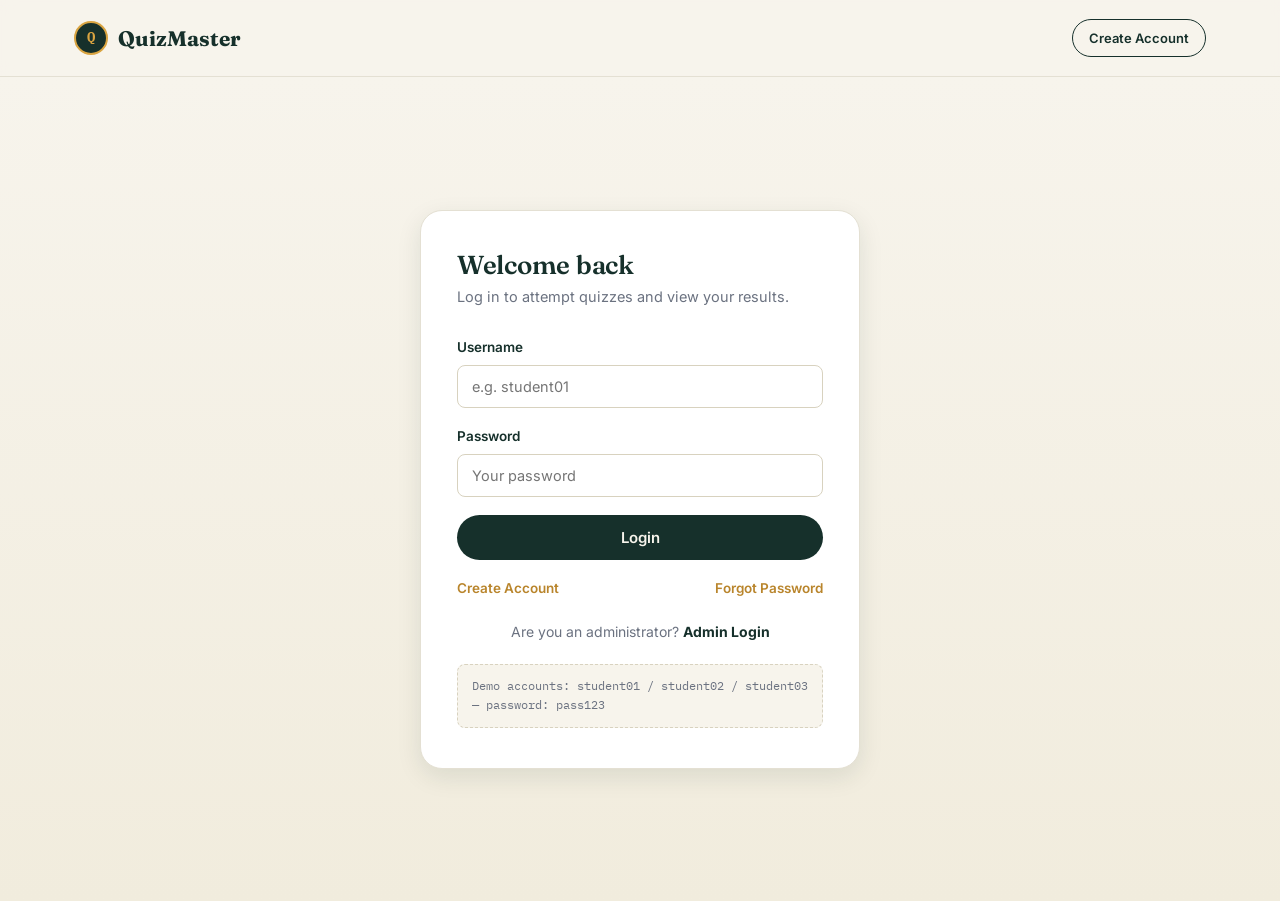
<file: frontend/quiz.html>
<!DOCTYPE html>
<html lang="en">
<head>
<meta charset="UTF-8">
<meta name="viewport" content="width=device-width, initial-scale=1.0">
<title>Take Quiz — QuizMaster</title>
<link rel="stylesheet" href="css/style.css">
</head>
<body>

<!-- ============ SELECTION VIEW ============ -->
<div id="selectView">
  <nav class="public-nav">
    <div class="container">
      <a href="student-dashboard.html" class="brand"><span class="brand-mark">Q</span> QuizMaster</a>
      <div class="nav-cta">
        <a href="student-dashboard.html" class="btn btn-ghost btn-sm">← Dashboard</a>
        <a href="#" data-logout class="btn btn-outline btn-sm">Logout</a>
      </div>
    </div>
  </nav>
  <div class="section-tight">
    <div class="container" style="max-width:900px;">
      <div class="section-head">
        <span class="eyebrow">Available Quizzes</span>
        <h2>Pick a quiz to begin</h2>
        <p>Once started, the timer begins immediately — make sure you're ready.</p>
      </div>
      <div id="quizCards">
        <div class="skeleton" style="height:140px; border-radius:22px;"></div>
      </div>
    </div>
  </div>
</div>

<!-- ============ ATTEMPT VIEW ============ -->
<div id="attemptView" style="display:none;">
  <div class="quiz-top">
    <div class="container">
      <div>
        <h2 id="quizTitle">C Programming Basics</h2>
        <span id="qCounter" style="font-family:var(--font-mono); font-size:13px; color:rgba(247,244,236,0.7);">Question 1 of 10</span>
      </div>
      <div class="quiz-progress-wrap">
        <div class="progress-track"><div class="progress-fill" id="progressFill" style="width:0%;"></div></div>
      </div>
      <div class="timer" id="timer">10:00</div>
    </div>
  </div>

  <div class="container">
    <div class="quiz-body">
      <div>
        <div class="question-card">
          <span class="eyebrow q-eyebrow" id="qCategory">Category</span>
          <h3 id="qText">Loading question…</h3>
          <div id="qOptions"></div>
        </div>
        <div class="q-nav-actions">
          <button class="btn btn-outline" id="prevBtn">← Previous</button>
          <div style="display:flex; gap:12px;">
            <button class="btn btn-outline" id="nextBtn">Next →</button>
            <button class="btn btn-gold" id="submitBtn" style="display:none;">Submit Quiz</button>
          </div>
        </div>
      </div>

      <aside class="side-panel">
        <h4>Question Navigator</h4>
        <div class="q-grid" id="qGrid"></div>
        <div class="legend">
          <div><span class="dot answered-c"></span> Answered</div>
          <div><span class="dot current-c"></span> Current</div>
          <div><span class="dot unanswered"></span> Unanswered</div>
        </div>
        <button class="btn btn-gold btn-block" id="submitBtnSide" style="margin-top:18px;">Submit Quiz</button>
      </aside>
    </div>
  </div>
</div>

<div class="modal-overlay" id="submitModal">
  <div class="modal-box">
    <div class="m-icon">!</div>
    <h3>Submit this quiz?</h3>
    <p id="submitModalText">Are you sure you want to submit the quiz? You won't be able to change your answers afterwards.</p>
    <div class="modal-actions">
      <button class="btn btn-ghost" id="cancelSubmit">Keep Reviewing</button>
      <button class="btn btn-gold" id="confirmSubmit">Yes, Submit</button>
    </div>
  </div>
</div>

<script src="js/script.js"></script>
<script>
const student = QM.auth.requireStudent();
let questions = [];
let answers = {};       // { questionId: 'A' }
let current = 0;
let secondsLeft = 0;
let timerInterval = null;
const QUIZ_NAME = "C Programming Basics";
const SECONDS_PER_Q = 60;

async function loadSelection() {
  try {
    questions = await QM.apiGet("get_questions");
  } catch (err) {
    document.getElementById("quizCards").innerHTML = `<div class="empty-state"><h4>Could not load quizzes</h4><p>Check that the CGI backend is running.</p></div>`;
    return;
  }
  const n = questions.length;
  const minutes = Math.max(1, Math.round(n * SECONDS_PER_Q / 60));
  document.getElementById("quizCards").innerHTML = n === 0 ? `
    <div class="empty-state"><div class="em-icon">▦</div><h4>No questions available yet</h4><p>Please check back once the admin has added questions.</p></div>
  ` : `
    <div class="quiz-card">
      <div class="quiz-card-top">
        <div>
          <h3>${QUIZ_NAME}</h3>
          <div class="quiz-meta" style="margin-top:8px;">
            <span>${n} Questions</span><span>${minutes} Minutes</span><span>Mixed Difficulty</span>
          </div>
        </div>
        <span class="badge easy">Easy–Medium</span>
      </div>
      <p style="color:var(--neutral); font-size:14.5px;">Covers variables, operators, control flow, functions, arrays, pointers, structures, and file handling.</p>
      <button class="btn btn-gold" id="startQuizBtn" style="align-self:flex-start;">Start Quiz</button>
    </div>`;
  document.getElementById("startQuizBtn")?.addEventListener("click", startQuiz);
}

function startQuiz() {
  document.getElementById("selectView").style.display = "none";
  document.getElementById("attemptView").style.display = "block";
  document.getElementById("qGrid").innerHTML = questions.map((q, i) =>
    `<div class="q-dot" data-idx="${i}">${i + 1}</div>`).join("");
  document.querySelectorAll(".q-dot").forEach(dot => {
    dot.addEventListener("click", () => { current = parseInt(dot.dataset.idx); renderQuestion(); });
  });
  secondsLeft = questions.length * SECONDS_PER_Q;
  timerInterval = setInterval(tick, 1000);
  renderQuestion();
  tick();
}

function tick() {
  const timerEl = document.getElementById("timer");
  const m = Math.floor(secondsLeft / 60), s = secondsLeft % 60;
  timerEl.textContent = `${m}:${s.toString().padStart(2, "0")}`;
  timerEl.classList.toggle("low", secondsLeft <= 60);
  if (secondsLeft <= 0) {
    clearInterval(timerInterval);
    QM.toast("Time's up! Submitting your quiz…", "error");
    submitQuiz();
    return;
  }
  secondsLeft--;
}

function renderQuestion() {
  const q = questions[current];
  document.getElementById("qCounter").textContent = `Question ${current + 1} of ${questions.length}`;
  document.getElementById("qCategory").textContent = q.category || "General";
  document.getElementById("qText").textContent = q.question;
  document.getElementById("progressFill").style.width = `${((current + 1) / questions.length) * 100}%`;

  const opts = [["A", q.optionA], ["B", q.optionB], ["C", q.optionC], ["D", q.optionD]];
  document.getElementById("qOptions").innerHTML = opts.map(([letter, text]) => {
    const selected = answers[q.id] === letter;
    return `<label class="option ${selected ? "selected" : ""}" data-letter="${letter}">
      <span class="opt-letter">${letter}</span>
      <input type="radio" name="opt" ${selected ? "checked" : ""} style="display:none;">
      <span>${QM.escapeHtml(text)}</span>
    </label>`;
  }).join("");

  document.querySelectorAll("#qOptions .option").forEach(opt => {
    opt.addEventListener("click", () => {
      answers[q.id] = opt.dataset.letter;
      renderQuestion();
      updateGrid();
    });
  });

  document.getElementById("prevBtn").disabled = current === 0;
  const isLast = current === questions.length - 1;
  document.getElementById("nextBtn").style.display = isLast ? "none" : "inline-flex";
  document.getElementById("submitBtn").style.display = isLast ? "inline-flex" : "none";

  document.querySelectorAll(".q-dot").forEach((dot, i) => {
    dot.classList.toggle("current", i === current);
  });
}

function updateGrid() {
  document.querySelectorAll(".q-dot").forEach((dot, i) => {
    const q = questions[i];
    dot.classList.toggle("answered", !!answers[q.id] && i !== current);
  });
}

document.getElementById("prevBtn").addEventListener("click", () => { if (current > 0) { current--; renderQuestion(); } });
document.getElementById("nextBtn").addEventListener("click", () => { if (current < questions.length - 1) { current++; renderQuestion(); } });

function openSubmitModal() {
  const answeredCount = Object.keys(answers).length;
  const unanswered = questions.length - answeredCount;
  document.getElementById("submitModalText").textContent = unanswered > 0
    ? `You have ${unanswered} unanswered question(s). Are you sure you want to submit the quiz?`
    : `Are you sure you want to submit the quiz? You won't be able to change your answers afterwards.`;
  document.getElementById("submitModal").classList.add("show");
}
document.getElementById("submitBtn").addEventListener("click", openSubmitModal);
document.getElementById("submitBtnSide").addEventListener("click", openSubmitModal);
document.getElementById("cancelSubmit").addEventListener("click", () => document.getElementById("submitModal").classList.remove("show"));
document.getElementById("confirmSubmit").addEventListener("click", () => { document.getElementById("submitModal").classList.remove("show"); submitQuiz(); });

async function submitQuiz() {
  clearInterval(timerInterval);
  const answerStr = questions.map(q => `${q.id}:${answers[q.id] || ""}`).join(",");
  try {
    const res = await QM.api("submit_quiz", { username: student.username, quizName: QUIZ_NAME, answers: answerStr });
    if (res.success) {
      sessionStorage.setItem("qm_last_result", JSON.stringify(res));
      sessionStorage.setItem("qm_last_quiz_name", QUIZ_NAME);
      window.location.href = "result.html";
    } else {
      QM.toast(res.message || "Could not submit quiz.", "error");
    }
  } catch (err) {
    QM.toast("Could not reach the server to submit your quiz.", "error");
  }
}

if (student) loadSelection();
</script>
</body>
</html>
</file>
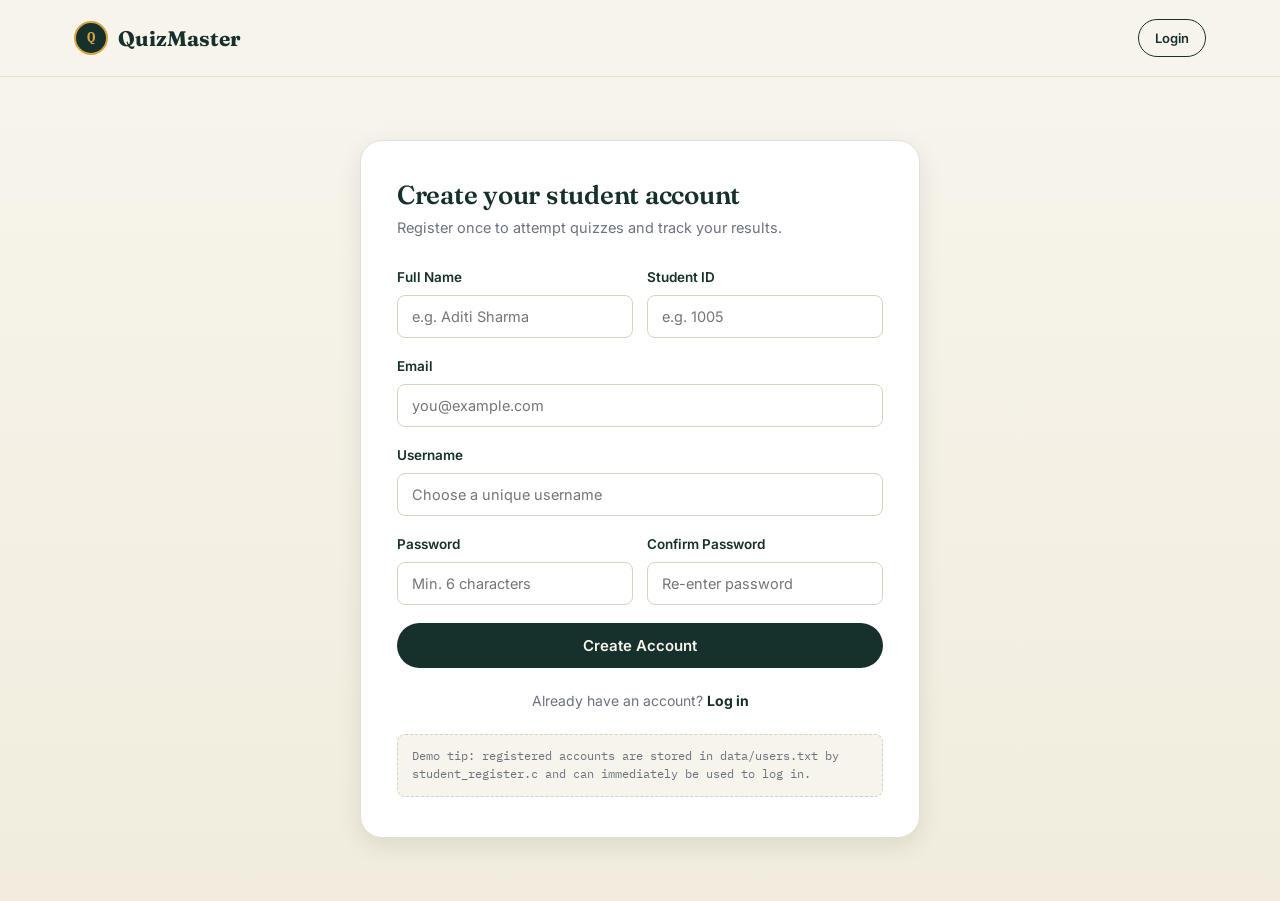
<file: frontend/register.html>
<!DOCTYPE html>
<html lang="en">
<head>
<meta charset="UTF-8">
<meta name="viewport" content="width=device-width, initial-scale=1.0">
<title>Create Account — QuizMaster</title>
<link rel="stylesheet" href="css/style.css">
</head>
<body>

<nav class="public-nav">
  <div class="container">
    <a href="index.html" class="brand"><span class="brand-mark">Q</span> QuizMaster</a>
    <div class="nav-cta"><a href="login.html" class="btn btn-outline btn-sm">Login</a></div>
  </div>
</nav>

<div class="auth-wrap">
  <div class="auth-card wide">
    <h1>Create your student account</h1>
    <p class="sub">Register once to attempt quizzes and track your results.</p>

    <div class="form-alert error" id="formAlert"></div>

    <form id="registerForm" novalidate>
      <div class="field-row">
        <div class="field" id="f-name">
          <label for="name">Full Name</label>
          <input type="text" id="name" name="name" placeholder="e.g. Aditi Sharma">
          <div class="error-msg">Full name is required.</div>
        </div>
        <div class="field" id="f-studentId">
          <label for="studentId">Student ID</label>
          <input type="text" id="studentId" name="studentId" placeholder="e.g. 1005">
          <div class="error-msg">Enter a valid numeric student ID.</div>
        </div>
      </div>

      <div class="field" id="f-email">
        <label for="email">Email</label>
        <input type="email" id="email" name="email" placeholder="you@example.com">
        <div class="error-msg">Enter a valid email address.</div>
      </div>

      <div class="field" id="f-username">
        <label for="username">Username</label>
        <input type="text" id="username" name="username" placeholder="Choose a unique username">
        <div class="error-msg">Username is required.</div>
      </div>

      <div class="field-row">
        <div class="field" id="f-password">
          <label for="password">Password</label>
          <input type="password" id="password" name="password" placeholder="Min. 6 characters">
          <div class="error-msg">Password must be at least 6 characters.</div>
        </div>
        <div class="field" id="f-confirm">
          <label for="confirmPassword">Confirm Password</label>
          <input type="password" id="confirmPassword" name="confirmPassword" placeholder="Re-enter password">
          <div class="error-msg">Passwords do not match.</div>
        </div>
      </div>

      <button type="submit" class="btn btn-primary btn-block" id="submitBtn">Create Account</button>
    </form>

    <p class="auth-foot">Already have an account? <a href="login.html">Log in</a></p>
    <div class="demo-note">Demo tip: registered accounts are stored in data/users.txt by student_register.c and can immediately be used to log in.</div>
  </div>
</div>

<script src="js/script.js"></script>
<script>
const form = document.getElementById("registerForm");
const alertBox = document.getElementById("formAlert");
const submitBtn = document.getElementById("submitBtn");

function setInvalid(id, invalid) {
  document.getElementById("f-" + id).classList.toggle("invalid", invalid);
}

function validate(data) {
  let ok = true;
  if (!data.name.trim()) { setInvalid("name", true); ok = false; } else setInvalid("name", false);
  if (!/^[0-9]+$/.test(data.studentId.trim())) { setInvalid("studentId", true); ok = false; } else setInvalid("studentId", false);
  if (!/^[^\s@]+@[^\s@]+\.[^\s@]+$/.test(data.email.trim())) { setInvalid("email", true); ok = false; } else setInvalid("email", false);
  if (!data.username.trim()) { setInvalid("username", true); ok = false; } else setInvalid("username", false);
  if (data.password.length < 6) { setInvalid("password", true); ok = false; } else setInvalid("password", false);
  if (data.password !== data.confirmPassword) { setInvalid("confirm", true); ok = false; } else setInvalid("confirm", false);
  return ok;
}

form.addEventListener("submit", async (e) => {
  e.preventDefault();
  alertBox.classList.remove("show");

  const data = {
    name: form.name.value, studentId: form.studentId.value, email: form.email.value,
    username: form.username.value, password: form.password.value, confirmPassword: form.confirmPassword.value
  };

  if (!validate(data)) {
    alertBox.textContent = "Please fix the highlighted fields.";
    alertBox.classList.add("show");
    return;
  }

  submitBtn.disabled = true;
  submitBtn.textContent = "Creating account…";
  try {
    const res = await QM.api("student_register", data);
    if (res.success) {
      QM.toast(res.message, "success");
      setTimeout(() => window.location.href = "login.html", 900);
    } else {
      alertBox.textContent = res.message || "Registration failed.";
      alertBox.classList.add("show");
    }
  } catch (err) {
    alertBox.textContent = "Could not reach the server. Is the CGI backend running?";
    alertBox.classList.add("show");
  } finally {
    submitBtn.disabled = false;
    submitBtn.textContent = "Create Account";
  }
});
</script>
</body>
</html>
</file>
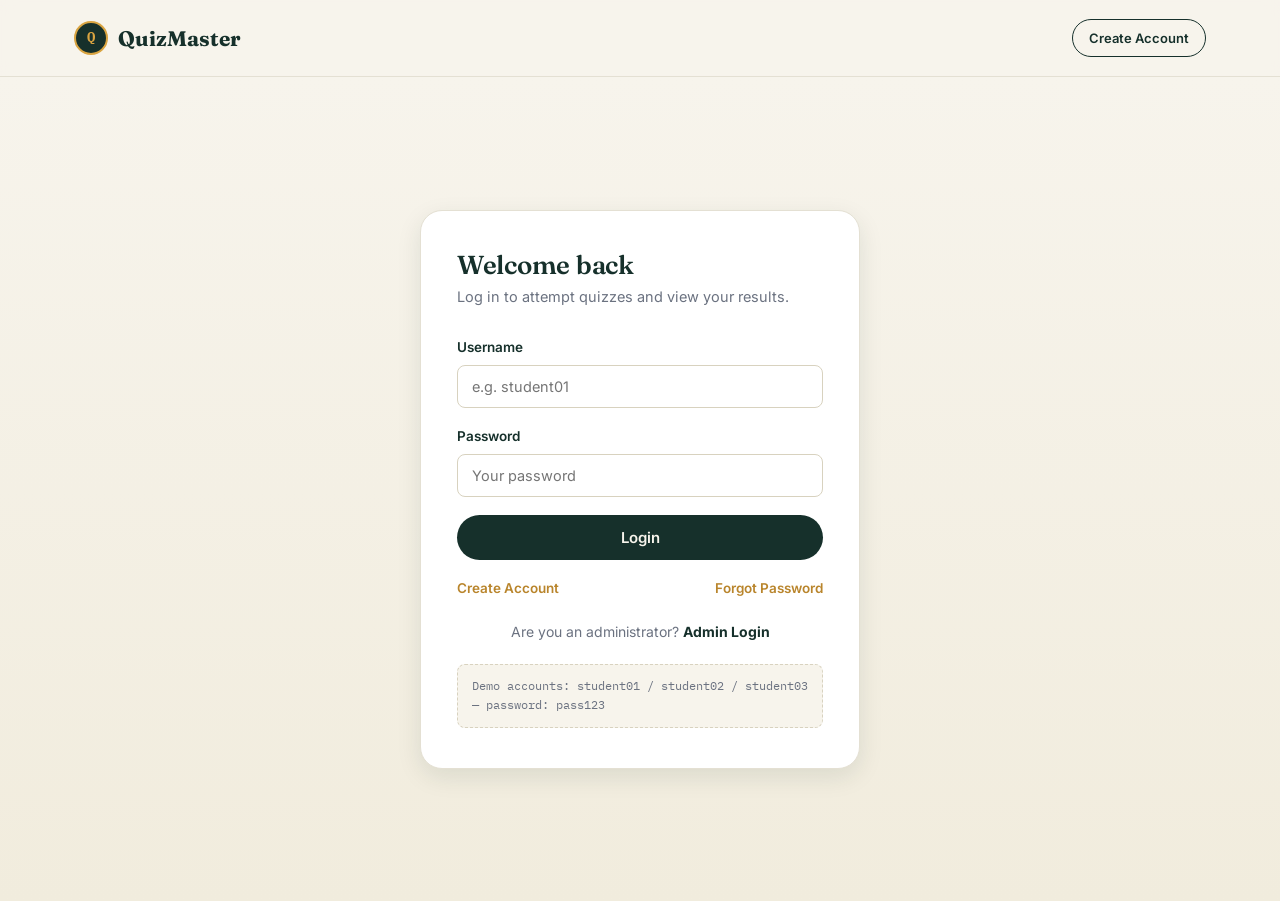
<file: frontend/student-dashboard.html>
<!DOCTYPE html>
<html lang="en">
<head>
<meta charset="UTF-8">
<meta name="viewport" content="width=device-width, initial-scale=1.0">
<title>Dashboard — QuizMaster</title>
<link rel="stylesheet" href="css/style.css">
</head>
<body>

<div class="app-shell">
  <aside class="sidebar">
    <a href="student-dashboard.html" class="brand"><span class="brand-mark">Q</span> QuizMaster</a>
    <div class="sidebar-role">Student Panel</div>
    <ul class="side-nav">
      <li><a href="student-dashboard.html"><span class="ic">▤</span> Dashboard</a></li>
      <li><a href="quiz.html"><span class="ic">✎</span> Take Quiz</a></li>
      <li><a href="my-results.html"><span class="ic">▦</span> My Results</a></li>
      <li><a href="student-dashboard.html#profile"><span class="ic">●</span> Profile</a></li>
    </ul>
    <div class="sidebar-foot">
      <a href="#" data-logout style="display:flex; align-items:center; gap:10px; padding:11px 14px; color:rgba(247,244,236,0.72); font-size:14.5px;">
        <span class="ic" style="font-family:var(--font-mono);">⏻</span> Logout
      </a>
    </div>
  </aside>

  <div class="main-col">
    <header class="topbar">
      <div style="display:flex; align-items:center; gap:14px;">
        <button class="menu-toggle" aria-label="Toggle menu">☰</button>
        <h2>Dashboard</h2>
      </div>
      <div class="topbar-right">
        <div class="user-chip">
          <div class="avatar" id="avatarInit">S</div>
          <span class="uname" id="studentNameChip">Student</span>
        </div>
        <a href="#" data-logout class="btn btn-outline btn-sm">Logout</a>
      </div>
    </header>

    <main class="content">
      <h2 style="margin-bottom:6px;">Welcome back, <span id="welcomeName">Student</span>!</h2>
      <p style="color:var(--neutral); margin-bottom:26px;">Here's a quick look at your quiz activity.</p>

      <div class="stat-grid">
        <div class="stat-card"><div class="stat-label">Quizzes Available</div><div class="stat-value" id="statAvailable">–</div></div>
        <div class="stat-card"><div class="stat-label">Quizzes Attempted</div><div class="stat-value gold" id="statAttempted">–</div></div>
        <div class="stat-card"><div class="stat-label">Average Score</div><div class="stat-value" id="statAverage">–</div></div>
        <div class="stat-card"><div class="stat-label">Best Score</div><div class="stat-value success" id="statBest">–</div></div>
      </div>

      <div class="panel" style="display:flex; align-items:center; justify-content:space-between; flex-wrap:wrap; gap:16px; background:var(--ink); border:none;">
        <div>
          <h3 style="color:#fff; font-size:19px;">Ready for a new quiz?</h3>
          <p style="color:rgba(247,244,236,0.72); margin-top:4px; font-size:14.5px;">Jump into the available quiz and get graded instantly.</p>
        </div>
        <a href="quiz.html" class="btn btn-gold">Start Quiz</a>
      </div>

      <div class="panel">
        <div class="panel-head">
          <h3>Recent Results</h3>
          <a href="my-results.html" class="btn btn-ghost btn-sm">View all →</a>
        </div>
        <div class="table-wrap" id="resultsTableWrap">
          <table class="data-table">
            <thead><tr><th>Quiz Name</th><th>Date</th><th>Score</th><th>Percentage</th><th>Status</th><th></th></tr></thead>
            <tbody id="resultsBody">
              <tr><td colspan="6"><div class="skeleton" style="height:18px;"></div></td></tr>
            </tbody>
          </table>
        </div>
      </div>

      <div class="panel" id="profile">
        <div class="panel-head"><h3>Profile</h3></div>
        <div class="grid-2" id="profileGrid" style="gap:14px;">
          <div><div class="stat-label">Full Name</div><div style="margin-top:4px; font-weight:600;" id="pName">–</div></div>
          <div><div class="stat-label">Student ID</div><div style="margin-top:4px; font-weight:600;" id="pId">–</div></div>
          <div><div class="stat-label">Username</div><div style="margin-top:4px; font-weight:600;" id="pUsername">–</div></div>
        </div>
      </div>
    </main>
  </div>
</div>

<script src="js/script.js"></script>
<script>
const student = QM.auth.requireStudent();

if (student) {
  document.getElementById("welcomeName").textContent = student.name;
  document.getElementById("studentNameChip").textContent = student.name;
  document.getElementById("avatarInit").textContent = student.name.charAt(0).toUpperCase();
  document.getElementById("pName").textContent = student.name;
  document.getElementById("pId").textContent = student.studentId;
  document.getElementById("pUsername").textContent = student.username;

  (async () => {
    try {
      const [questions, results] = await Promise.all([
        QM.apiGet("get_questions"),
        QM.apiGet("get_results", { username: student.username })
      ]);

      document.getElementById("statAvailable").textContent = questions.length > 0 ? "1" : "0";
      document.getElementById("statAttempted").textContent = results.length;

      let avg = 0, best = 0;
      if (results.length) {
        avg = results.reduce((s, r) => s + parseFloat(r.percentage), 0) / results.length;
        best = Math.max(...results.map(r => parseFloat(r.percentage)));
      }
      document.getElementById("statAverage").textContent = results.length ? avg.toFixed(1) + "%" : "—";
      document.getElementById("statBest").textContent = results.length ? best.toFixed(1) + "%" : "—";

      const body = document.getElementById("resultsBody");
      if (!results.length) {
        body.innerHTML = `<tr><td colspan="6"><div class="empty-state"><div class="em-icon">▦</div><h4>No attempts yet</h4><p>Take your first quiz to see results here.</p></div></td></tr>`;
      } else {
        body.innerHTML = results.slice(-5).reverse().map(r => {
          const pct = parseFloat(r.percentage);
          const passed = pct >= 40;
          return `<tr>
            <td>${QM.escapeHtml(r.quizName)}</td>
            <td>${r.date}</td>
            <td>${r.correct}/${r.total}</td>
            <td>${pct.toFixed(1)}%</td>
            <td><span class="badge ${passed ? "pass" : "fail"}">${passed ? "Passed" : "Failed"}</span></td>
            <td><a href="my-results.html" class="btn btn-ghost btn-sm">View</a></td>
          </tr>`;
        }).join("");
      }
    } catch (err) {
      QM.toast("Could not load dashboard data from the server.", "error");
    }
  })();
}
</script>
</body>
</html>
</file>
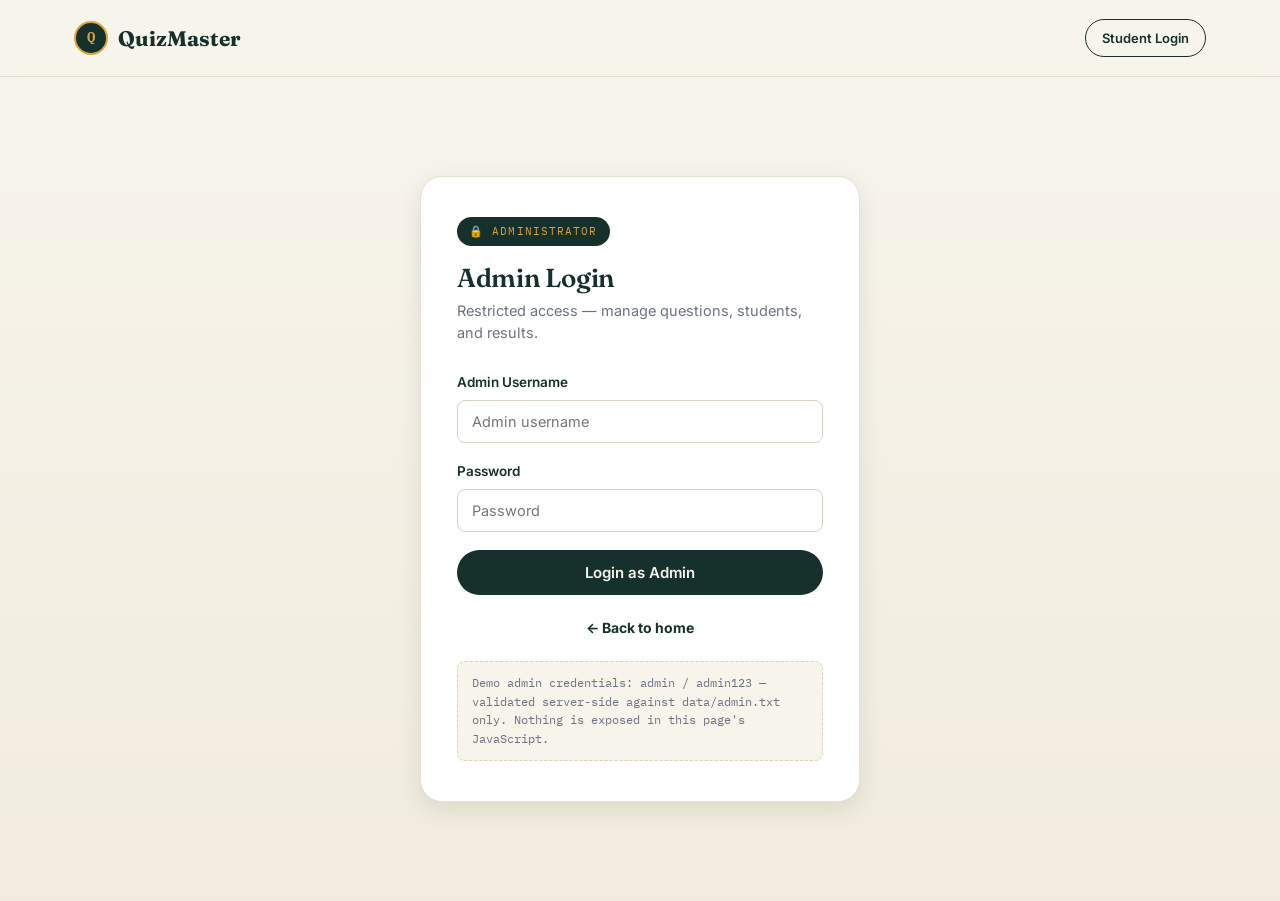
<file: frontend/students.html>
<!DOCTYPE html>
<html lang="en">
<head>
<meta charset="UTF-8">
<meta name="viewport" content="width=device-width, initial-scale=1.0">
<title>Students — QuizMaster</title>
<link rel="stylesheet" href="css/style.css">
</head>
<body>

<div class="app-shell">
  <aside class="sidebar">
    <a href="admin-dashboard.html" class="brand"><span class="brand-mark">Q</span> QuizMaster</a>
    <div class="sidebar-role">Admin Panel</div>
    <ul class="side-nav">
      <li><a href="admin-dashboard.html"><span class="ic">▤</span> Dashboard</a></li>
      <li><a href="manage-questions.html"><span class="ic">▦</span> Manage Questions</a></li>
      <li><a href="add-question.html"><span class="ic">✎</span> Add Question</a></li>
      <li><a href="students.html" class="active"><span class="ic">◐</span> Students</a></li>
      <li><a href="admin-results.html"><span class="ic">📈</span> Results</a></li>
    </ul>
    <div class="sidebar-foot">
      <a href="#" data-logout style="display:flex; align-items:center; gap:10px; padding:11px 14px; color:rgba(247,244,236,0.72); font-size:14.5px;"><span class="ic">⏻</span> Logout</a>
    </div>
  </aside>

  <div class="main-col">
    <header class="topbar">
      <div style="display:flex; align-items:center; gap:14px;"><button class="menu-toggle">☰</button><h2>Students</h2></div>
      <div class="topbar-right"><span style="font-size:13.5px; color:var(--neutral);" id="countLabel"></span></div>
    </header>

    <main class="content">
      <div class="panel">
        <div class="panel-head">
          <h3>Registered Students</h3>
          <input type="text" id="searchBox" placeholder="Search by name or username…" style="padding:9px 14px; border:1.5px solid var(--border-dark); border-radius:999px; font-size:13.5px; width:240px;">
        </div>
        <div class="table-wrap">
          <table class="data-table">
            <thead><tr><th>Student ID</th><th>Name</th><th>Email</th><th>Username</th><th>Quiz Attempts</th><th>Average Score</th></tr></thead>
            <tbody id="sBody"><tr><td colspan="6"><div class="skeleton" style="height:18px;"></div></td></tr></tbody>
          </table>
        </div>
      </div>
    </main>
  </div>
</div>

<script src="js/script.js"></script>
<script>
let allStudents = [];

function render(list) {
  const body = document.getElementById("sBody");
  document.getElementById("countLabel").textContent = `${list.length} student${list.length === 1 ? "" : "s"}`;
  if (!list.length) {
    body.innerHTML = `<tr><td colspan="6"><div class="empty-state"><div class="em-icon">◐</div><h4>No students found</h4></div></td></tr>`;
    return;
  }
  body.innerHTML = list.map(s => `
    <tr>
      <td>${s.studentId}</td>
      <td>${QM.escapeHtml(s.name)}</td>
      <td>${QM.escapeHtml(s.email)}</td>
      <td>${QM.escapeHtml(s.username)}</td>
      <td>${s.attempts}</td>
      <td>${s.attempts > 0 ? parseFloat(s.average).toFixed(1) + "%" : "—"}</td>
    </tr>`).join("");
}

if (QM.auth.requireAdmin()) {
  (async () => {
    try {
      allStudents = await QM.apiGet("get_students");
      render(allStudents);
    } catch (err) {
      QM.toast("Could not load students from the server.", "error");
    }
  })();

  document.getElementById("searchBox").addEventListener("input", (e) => {
    const term = e.target.value.toLowerCase();
    render(allStudents.filter(s => s.name.toLowerCase().includes(term) || s.username.toLowerCase().includes(term)));
  });
}
</script>
</body>
</html>
</file>
<file: frontend/css/style.css>
/* =========================================================
   QuizMaster - style.css
   Design language: "graded exam paper" - a chalkboard ink
   background paired with warm paper cards and a rubber-stamp
   motif for scores/badges, evoking a real marked exam sheet
   rather than a generic SaaS dashboard.
   ========================================================= */

@import url('https://fonts.googleapis.com/css2?family=Fraunces:opsz,wght@9..144,500;9..144,600;9..144,700&family=Inter:wght@400;500;600;700&family=IBM+Plex+Mono:wght@500;600&display=swap');

:root {
  /* ---- Color tokens ---- */
  --ink: #16302B;          /* chalkboard */
  --ink-light: #21453C;
  --ink-lighter: #2E5A4E;
  --paper: #F7F4EC;         /* page background */
  --paper-card: #FFFFFF;
  --gold: #D9A441;          /* stamp / accent */
  --gold-dark: #B9852C;
  --success: #2F9E63;
  --success-bg: #E4F4EC;
  --error: #C4453D;
  --error-bg: #FBE9E7;
  --warning: #D98E3B;
  --warning-bg: #FBF0DE;
  --neutral: #6B7280;
  --neutral-light: #9CA3AF;
  --border: #E4E0D3;
  --border-dark: #D8D2BF;

  /* ---- Type ---- */
  --font-display: 'Fraunces', serif;
  --font-body: 'Inter', sans-serif;
  --font-mono: 'IBM Plex Mono', monospace;

  /* ---- Layout ---- */
  --radius-sm: 8px;
  --radius-md: 14px;
  --radius-lg: 22px;
  --shadow-sm: 0 1px 3px rgba(22, 48, 43, 0.08);
  --shadow-md: 0 8px 24px rgba(22, 48, 43, 0.10);
  --shadow-lg: 0 20px 48px rgba(22, 48, 43, 0.16);
  --sidebar-w: 250px;
}

* { box-sizing: border-box; margin: 0; padding: 0; }

html { scroll-behavior: smooth; }

body {
  font-family: var(--font-body);
  background: var(--paper);
  color: var(--ink);
  line-height: 1.55;
  -webkit-font-smoothing: antialiased;
}

img { max-width: 100%; display: block; }

a { color: inherit; text-decoration: none; }

h1, h2, h3, h4 {
  font-family: var(--font-display);
  font-weight: 600;
  line-height: 1.15;
  letter-spacing: -0.01em;
}

.container { max-width: 1180px; margin: 0 auto; padding: 0 24px; }

.eyebrow {
  font-family: var(--font-mono);
  font-size: 12px;
  letter-spacing: 0.14em;
  text-transform: uppercase;
  color: var(--gold-dark);
  font-weight: 600;
}

:focus-visible {
  outline: 3px solid var(--gold);
  outline-offset: 2px;
}

@media (prefers-reduced-motion: reduce) {
  *, *::before, *::after { animation-duration: 0.001ms !important; transition-duration: 0.001ms !important; }
}

/* ---------------------------------------------------------
   Buttons
   --------------------------------------------------------- */
.btn {
  display: inline-flex;
  align-items: center;
  justify-content: center;
  gap: 8px;
  font-family: var(--font-body);
  font-weight: 600;
  font-size: 15px;
  padding: 13px 26px;
  border-radius: 999px;
  border: none;
  cursor: pointer;
  transition: transform 0.15s ease, box-shadow 0.15s ease, background 0.15s ease;
  white-space: nowrap;
}
.btn:active { transform: translateY(1px); }
.btn-primary { background: var(--ink); color: var(--paper); }
.btn-primary:hover { background: var(--ink-light); box-shadow: var(--shadow-md); }
.btn-gold { background: var(--gold); color: var(--ink); }
.btn-gold:hover { background: var(--gold-dark); box-shadow: var(--shadow-md); }
.btn-outline { background: transparent; color: var(--ink); border: 1.5px solid var(--ink); }
.btn-outline:hover { background: var(--ink); color: var(--paper); }
.btn-outline-light { background: transparent; color: var(--paper); border: 1.5px solid rgba(247,244,236,0.5); }
.btn-outline-light:hover { background: rgba(247,244,236,0.12); }
.btn-danger { background: var(--error); color: #fff; }
.btn-danger:hover { background: #a83730; }
.btn-ghost { background: transparent; color: var(--neutral); padding: 10px 16px; }
.btn-ghost:hover { color: var(--ink); }
.btn-sm { padding: 8px 16px; font-size: 13px; }
.btn-block { width: 100%; }
.btn:disabled { opacity: 0.55; cursor: not-allowed; }

/* ---------------------------------------------------------
   Public nav (landing / auth pages)
   --------------------------------------------------------- */
.public-nav {
  position: sticky; top: 0; z-index: 50;
  background: rgba(247,244,236,0.92);
  backdrop-filter: blur(8px);
  border-bottom: 1px solid var(--border);
}
.public-nav .container { display: flex; align-items: center; justify-content: space-between; height: 76px; }
.brand { display: flex; align-items: center; gap: 10px; font-family: var(--font-display); font-weight: 700; font-size: 21px; }
.brand-mark {
  width: 34px; height: 34px; border-radius: 50%;
  background: var(--ink); color: var(--gold);
  display: flex; align-items: center; justify-content: center;
  font-family: var(--font-mono); font-size: 14px; font-weight: 700;
  border: 2px solid var(--gold);
}
.nav-links { display: flex; align-items: center; gap: 34px; font-weight: 500; font-size: 15px; }
.nav-links a:hover { color: var(--gold-dark); }
.nav-cta { display: flex; align-items: center; gap: 12px; }
.nav-toggle { display: none; }

/* ---------------------------------------------------------
   Hero
   --------------------------------------------------------- */
.hero {
  background: var(--ink);
  color: var(--paper);
  padding: 88px 0 110px;
  position: relative;
  overflow: hidden;
}
.hero::after {
  content: "";
  position: absolute; inset: 0;
  background-image: radial-gradient(circle at 1px 1px, rgba(247,244,236,0.08) 1px, transparent 0);
  background-size: 26px 26px;
  pointer-events: none;
}
.hero .container { position: relative; display: grid; grid-template-columns: 1.1fr 0.9fr; gap: 56px; align-items: center; }
.hero h1 { font-size: clamp(38px, 5vw, 60px); color: #fff; }
.hero h1 em { font-style: normal; color: var(--gold); }
.hero p.lead { margin-top: 20px; font-size: 18px; color: rgba(247,244,236,0.78); max-width: 480px; }
.hero-ctas { margin-top: 34px; display: flex; gap: 14px; flex-wrap: wrap; }

.hero-stamp {
  width: 100%; aspect-ratio: 1; max-width: 360px; justify-self: end;
  border-radius: 50%;
  border: 3px dashed rgba(217,164,65,0.55);
  display: flex; align-items: center; justify-content: center;
  position: relative;
  animation: spin-slow 40s linear infinite;
}
.hero-stamp::before {
  content: "";
  position: absolute; inset: 22px;
  border-radius: 50%;
  border: 1.5px solid rgba(217,164,65,0.35);
}
.hero-stamp-inner {
  width: 74%; aspect-ratio: 1; border-radius: 50%;
  background: radial-gradient(circle at 30% 25%, #23493e, #16302B 70%);
  border: 2px solid var(--gold);
  display: flex; flex-direction: column; align-items: center; justify-content: center;
  animation: spin-slow-reverse 40s linear infinite;
  text-align: center;
}
.hero-stamp-inner .score { font-family: var(--font-mono); font-size: 46px; font-weight: 600; color: var(--gold); }
.hero-stamp-inner .label { font-family: var(--font-mono); font-size: 11px; letter-spacing: 0.18em; text-transform: uppercase; color: rgba(247,244,236,0.75); margin-top: 4px; }
@keyframes spin-slow { from { transform: rotate(0deg); } to { transform: rotate(360deg); } }
@keyframes spin-slow-reverse { from { transform: rotate(0deg); } to { transform: rotate(-360deg); } }

/* ---------------------------------------------------------
   Sections / feature cards
   --------------------------------------------------------- */
.section { padding: 96px 0; }
.section-tight { padding: 64px 0; }
.section-head { max-width: 620px; margin-bottom: 52px; }
.section-head h2 { font-size: clamp(28px, 3.4vw, 40px); margin-top: 10px; }
.section-head p { margin-top: 14px; color: var(--neutral); font-size: 16px; }
.section-alt { background: var(--paper-card); border-top: 1px solid var(--border); border-bottom: 1px solid var(--border); }

.grid-4 { display: grid; grid-template-columns: repeat(4, 1fr); gap: 22px; }
.grid-3 { display: grid; grid-template-columns: repeat(3, 1fr); gap: 22px; }
.grid-2 { display: grid; grid-template-columns: repeat(2, 1fr); gap: 22px; }

.feature-card {
  background: var(--paper-card);
  border: 1px solid var(--border);
  border-radius: var(--radius-lg);
  padding: 30px 26px;
  transition: transform 0.2s ease, box-shadow 0.2s ease, border-color 0.2s ease;
}
.feature-card:hover { transform: translateY(-5px); box-shadow: var(--shadow-md); border-color: var(--gold); }
.feature-icon {
  width: 46px; height: 46px; border-radius: 12px;
  background: var(--ink); color: var(--gold);
  display: flex; align-items: center; justify-content: center;
  font-size: 20px; margin-bottom: 18px;
}
.feature-card h3 { font-size: 18px; margin-bottom: 8px; }
.feature-card p { color: var(--neutral); font-size: 14.5px; }

.steps { display: grid; grid-template-columns: repeat(4, 1fr); gap: 0; counter-reset: step; }
.step { position: relative; padding: 0 20px 0 0; }
.step:not(:last-child)::after {
  content: ""; position: absolute; top: 22px; right: -10%; width: 20%; height: 1.5px;
  background: repeating-linear-gradient(90deg, var(--border-dark) 0 6px, transparent 6px 12px);
}
.step-num {
  width: 44px; height: 44px; border-radius: 50%;
  background: var(--paper-card); border: 2px solid var(--gold);
  color: var(--ink); font-family: var(--font-mono); font-weight: 700;
  display: flex; align-items: center; justify-content: center; margin-bottom: 16px;
}
.step h4 { font-size: 16px; margin-bottom: 6px; }
.step p { color: var(--neutral); font-size: 14px; }

footer.site-footer { background: var(--ink); color: rgba(247,244,236,0.7); padding: 46px 0; margin-top: 40px; }
footer.site-footer .container { display: flex; justify-content: space-between; align-items: center; flex-wrap: wrap; gap: 16px; }
footer.site-footer .brand { color: #fff; }
footer.site-footer .brand-mark { border-color: var(--gold); }

/* ---------------------------------------------------------
   Auth pages (login / register)
   --------------------------------------------------------- */
.auth-wrap {
  min-height: calc(100vh - 76px);
  display: flex; align-items: center; justify-content: center;
  padding: 48px 20px;
  background: linear-gradient(180deg, var(--paper) 0%, #F1ECDD 100%);
}
.auth-card {
  width: 100%; max-width: 440px;
  background: var(--paper-card);
  border: 1px solid var(--border);
  border-radius: var(--radius-lg);
  padding: 40px 36px;
  box-shadow: var(--shadow-md);
}
.auth-card.wide { max-width: 560px; }
.auth-card h1 { font-size: 26px; margin-bottom: 6px; }
.auth-card .sub { color: var(--neutral); font-size: 14.5px; margin-bottom: 28px; }
.auth-admin-badge {
  display: inline-flex; align-items: center; gap: 6px;
  background: var(--ink); color: var(--gold);
  font-family: var(--font-mono); font-size: 11px; letter-spacing: 0.1em; text-transform: uppercase;
  padding: 6px 12px; border-radius: 999px; margin-bottom: 18px;
}

.field { margin-bottom: 18px; }
.field label { display: block; font-size: 13.5px; font-weight: 600; margin-bottom: 7px; }
.field .hint { font-size: 12px; color: var(--neutral-light); margin-top: 5px; }
.field input, .field select, .field textarea {
  width: 100%; padding: 12px 14px;
  border: 1.5px solid var(--border-dark);
  border-radius: var(--radius-sm);
  font-family: var(--font-body); font-size: 14.5px;
  background: #fff;
  transition: border-color 0.15s ease, box-shadow 0.15s ease;
}
.field input:focus, .field select:focus, .field textarea:focus {
  border-color: var(--ink); box-shadow: 0 0 0 3px rgba(22,48,43,0.08); outline: none;
}
.field.invalid input { border-color: var(--error); }
.field .error-msg { display: none; color: var(--error); font-size: 12.5px; margin-top: 6px; }
.field.invalid .error-msg { display: block; }
.field-row { display: grid; grid-template-columns: 1fr 1fr; gap: 14px; }

.form-alert {
  display: none; align-items: center; gap: 10px;
  padding: 12px 14px; border-radius: var(--radius-sm);
  font-size: 13.5px; margin-bottom: 18px;
}
.form-alert.show { display: flex; }
.form-alert.error { background: var(--error-bg); color: var(--error); }
.form-alert.success { background: var(--success-bg); color: var(--success); }

.auth-links { display: flex; justify-content: space-between; margin-top: 18px; font-size: 13.5px; }
.auth-links a { color: var(--gold-dark); font-weight: 600; }
.auth-links a:hover { text-decoration: underline; }
.auth-foot { text-align: center; margin-top: 22px; font-size: 14px; color: var(--neutral); }
.auth-foot a { color: var(--ink); font-weight: 700; }

.demo-note {
  margin-top: 22px; padding: 12px 14px;
  background: var(--paper); border: 1px dashed var(--border-dark);
  border-radius: var(--radius-sm);
  font-family: var(--font-mono); font-size: 12px; color: var(--neutral);
}

/* ---------------------------------------------------------
   App shell (dashboards) - sidebar + topbar
   --------------------------------------------------------- */
.app-shell { display: flex; min-height: 100vh; }

.sidebar {
  width: var(--sidebar-w); flex-shrink: 0;
  background: var(--ink); color: rgba(247,244,236,0.85);
  padding: 26px 18px; display: flex; flex-direction: column;
  position: sticky; top: 0; height: 100vh;
}
.sidebar .brand { color: #fff; padding: 0 8px 26px; font-size: 19px; }
.sidebar .brand .brand-mark { border-color: var(--gold); }
.side-nav { list-style: none; display: flex; flex-direction: column; gap: 3px; flex: 1; }
.side-nav a {
  display: flex; align-items: center; gap: 12px;
  padding: 11px 14px; border-radius: var(--radius-sm);
  font-size: 14.5px; font-weight: 500;
  color: rgba(247,244,236,0.72);
  transition: background 0.15s ease, color 0.15s ease;
}
.side-nav a .ic { width: 18px; text-align: center; font-family: var(--font-mono); font-size: 13px; }
.side-nav a:hover { background: rgba(247,244,236,0.06); color: #fff; }
.side-nav a.active { background: var(--gold); color: var(--ink); font-weight: 700; }
.sidebar-foot { border-top: 1px solid rgba(247,244,236,0.12); padding-top: 14px; margin-top: 14px; }
.sidebar-role { font-family: var(--font-mono); font-size: 11px; letter-spacing: 0.1em; text-transform: uppercase; color: var(--gold); padding: 0 8px 10px; }

.main-col { flex: 1; min-width: 0; display: flex; flex-direction: column; }
.topbar {
  height: 76px; flex-shrink: 0;
  display: flex; align-items: center; justify-content: space-between;
  padding: 0 32px; background: var(--paper-card); border-bottom: 1px solid var(--border);
  position: sticky; top: 0; z-index: 20;
}
.topbar h2 { font-size: 20px; }
.topbar-right { display: flex; align-items: center; gap: 18px; }
.user-chip { display: flex; align-items: center; gap: 10px; font-size: 14px; font-weight: 600; }
.avatar {
  width: 36px; height: 36px; border-radius: 50%;
  background: var(--gold); color: var(--ink);
  display: flex; align-items: center; justify-content: center;
  font-family: var(--font-mono); font-weight: 700; font-size: 14px;
}
.menu-toggle { display: none; background: none; border: none; font-size: 22px; cursor: pointer; color: var(--ink); }

.content { padding: 32px; flex: 1; }
.content-narrow { max-width: 880px; }

/* ---------------------------------------------------------
   Stat cards
   --------------------------------------------------------- */
.stat-grid { display: grid; grid-template-columns: repeat(4, 1fr); gap: 20px; margin-bottom: 30px; }
.stat-card {
  background: var(--paper-card); border: 1px solid var(--border); border-radius: var(--radius-lg);
  padding: 22px 24px;
}
.stat-card .stat-label { font-size: 13px; color: var(--neutral); font-weight: 600; }
.stat-card .stat-value { font-family: var(--font-mono); font-size: 32px; font-weight: 600; margin-top: 8px; color: var(--ink); }
.stat-card .stat-value.gold { color: var(--gold-dark); }
.stat-card .stat-value.success { color: var(--success); }

/* ---------------------------------------------------------
   Panels / cards general
   --------------------------------------------------------- */
.panel {
  background: var(--paper-card); border: 1px solid var(--border); border-radius: var(--radius-lg);
  padding: 26px; margin-bottom: 24px;
}
.panel-head { display: flex; align-items: center; justify-content: space-between; margin-bottom: 20px; }
.panel-head h3 { font-size: 18px; }

/* ---------------------------------------------------------
   Tables
   --------------------------------------------------------- */
.table-wrap { overflow-x: auto; -webkit-overflow-scrolling: touch; }
table.data-table { width: 100%; border-collapse: collapse; min-width: 640px; }
table.data-table th {
  text-align: left; font-size: 12.5px; letter-spacing: 0.04em; text-transform: uppercase;
  color: var(--neutral); font-weight: 600; padding: 10px 14px; border-bottom: 2px solid var(--border);
}
table.data-table td { padding: 14px; border-bottom: 1px solid var(--border); font-size: 14.5px; }
table.data-table tbody tr:hover { background: #FAF8F1; }
table.data-table .row-actions { display: flex; gap: 8px; }

.badge {
  display: inline-flex; align-items: center; gap: 5px;
  padding: 4px 11px; border-radius: 999px; font-size: 12px; font-weight: 700;
  font-family: var(--font-mono);
}
.badge.pass { background: var(--success-bg); color: var(--success); }
.badge.fail { background: var(--error-bg); color: var(--error); }
.badge.easy { background: var(--success-bg); color: var(--success); }
.badge.medium { background: var(--warning-bg); color: var(--warning); }
.badge.hard { background: var(--error-bg); color: var(--error); }

.empty-state { text-align: center; padding: 60px 20px; color: var(--neutral); }
.empty-state .em-icon { font-size: 34px; margin-bottom: 12px; }
.empty-state h4 { color: var(--ink); margin-bottom: 6px; }

/* ---------------------------------------------------------
   Quiz selection cards
   --------------------------------------------------------- */
.quiz-card {
  background: var(--paper-card); border: 1px solid var(--border); border-radius: var(--radius-lg);
  padding: 24px; display: flex; flex-direction: column; gap: 14px;
  transition: box-shadow 0.2s ease, transform 0.2s ease;
}
.quiz-card:hover { box-shadow: var(--shadow-md); transform: translateY(-3px); }
.quiz-card-top { display: flex; justify-content: space-between; align-items: flex-start; }
.quiz-card h3 { font-size: 18.5px; }
.quiz-meta { display: flex; gap: 16px; font-size: 13px; color: var(--neutral); font-family: var(--font-mono); }

/* ---------------------------------------------------------
   Quiz attempt interface
   --------------------------------------------------------- */
.quiz-top {
  background: var(--ink); color: #fff; padding: 20px 0; position: sticky; top: 0; z-index: 30;
}
.quiz-top .container { display: flex; align-items: center; justify-content: space-between; gap: 20px; flex-wrap: wrap; }
.quiz-top h2 { font-size: 18px; color: #fff; }
.quiz-progress-wrap { flex: 1; min-width: 200px; }
.progress-track { height: 8px; background: rgba(247,244,236,0.15); border-radius: 999px; overflow: hidden; margin-top: 8px; }
.progress-fill { height: 100%; background: var(--gold); border-radius: 999px; transition: width 0.3s ease; }
.timer {
  font-family: var(--font-mono); font-size: 20px; font-weight: 600;
  background: rgba(217,164,65,0.14); border: 1.5px solid var(--gold);
  color: var(--gold); padding: 8px 18px; border-radius: var(--radius-sm);
}
.timer.low { color: var(--error); border-color: var(--error); background: rgba(196,69,61,0.14); }

.quiz-body { display: grid; grid-template-columns: 1fr 260px; gap: 26px; padding: 34px 0 60px; }
.question-card {
  background: var(--paper-card); border: 1px solid var(--border); border-radius: var(--radius-lg);
  padding: 32px;
}
.question-card .q-eyebrow { margin-bottom: 14px; }
.question-card h3 { font-size: 21px; margin-bottom: 26px; line-height: 1.4; }
.option {
  display: flex; align-items: center; gap: 14px;
  padding: 15px 18px; border: 1.5px solid var(--border-dark); border-radius: var(--radius-sm);
  margin-bottom: 12px; cursor: pointer; transition: border-color 0.15s ease, background 0.15s ease;
}
.option:hover { border-color: var(--gold); background: #FEFAF0; }
.option input { accent-color: var(--ink); width: 17px; height: 17px; }
.option.selected { border-color: var(--ink); background: #F1EEE3; font-weight: 600; }
.option .opt-letter {
  width: 26px; height: 26px; border-radius: 50%; border: 1.5px solid var(--border-dark);
  display: flex; align-items: center; justify-content: center; font-family: var(--font-mono); font-size: 12px; flex-shrink: 0;
}
.option.selected .opt-letter { background: var(--ink); color: var(--gold); border-color: var(--ink); }

.q-nav-actions { display: flex; justify-content: space-between; margin-top: 26px; }

.side-panel {
  background: var(--paper-card); border: 1px solid var(--border); border-radius: var(--radius-lg);
  padding: 22px; align-self: start; position: sticky; top: 100px;
}
.side-panel h4 { font-size: 14px; margin-bottom: 14px; }
.q-grid { display: grid; grid-template-columns: repeat(5, 1fr); gap: 8px; margin-bottom: 18px; }
.q-dot {
  aspect-ratio: 1; border-radius: 8px; border: 1.5px solid var(--border-dark);
  background: #fff; font-family: var(--font-mono); font-size: 13px; font-weight: 600;
  display: flex; align-items: center; justify-content: center; cursor: pointer; color: var(--neutral);
}
.q-dot.answered { background: var(--success-bg); border-color: var(--success); color: var(--success); }
.q-dot.current { background: var(--ink); border-color: var(--ink); color: var(--gold); }
.legend { display: flex; flex-direction: column; gap: 8px; font-size: 12.5px; color: var(--neutral); }
.legend span.dot { width: 10px; height: 10px; border-radius: 3px; display: inline-block; margin-right: 6px; vertical-align: -1px; }
.dot.unanswered { border: 1.5px solid var(--border-dark); }
.dot.answered-c { background: var(--success); }
.dot.current-c { background: var(--ink); }

/* ---------------------------------------------------------
   Modal
   --------------------------------------------------------- */
.modal-overlay {
  display: none; position: fixed; inset: 0; background: rgba(22,48,43,0.55);
  align-items: center; justify-content: center; z-index: 100; padding: 20px;
}
.modal-overlay.show { display: flex; }
.modal-box {
  background: #fff; border-radius: var(--radius-lg); padding: 32px; max-width: 420px; width: 100%;
  box-shadow: var(--shadow-lg); text-align: center;
}
.modal-box .m-icon {
  width: 56px; height: 56px; border-radius: 50%; margin: 0 auto 18px;
  display: flex; align-items: center; justify-content: center; font-size: 24px;
  background: var(--warning-bg); color: var(--warning);
}
.modal-box .m-icon.danger { background: var(--error-bg); color: var(--error); }
.modal-box h3 { font-size: 19px; margin-bottom: 10px; }
.modal-box p { color: var(--neutral); font-size: 14.5px; margin-bottom: 24px; }
.modal-actions { display: flex; gap: 12px; justify-content: center; }

/* ---------------------------------------------------------
   Result page - stamp
   --------------------------------------------------------- */
.result-hero { text-align: center; padding: 50px 0 20px; }
.score-stamp {
  width: 220px; height: 220px; margin: 0 auto 26px; border-radius: 50%;
  border: 4px solid var(--success); position: relative;
  display: flex; flex-direction: column; align-items: center; justify-content: center;
  transform: rotate(-4deg);
}
.score-stamp::before {
  content: ""; position: absolute; inset: 10px; border-radius: 50%; border: 1.5px dashed var(--success);
}
.score-stamp.fail { border-color: var(--error); }
.score-stamp.fail::before { border-color: var(--error); }
.score-stamp .big { font-family: var(--font-mono); font-size: 44px; font-weight: 700; color: var(--success); }
.score-stamp.fail .big { color: var(--error); }
.score-stamp .pct { font-family: var(--font-mono); font-size: 15px; color: var(--neutral); margin-top: 2px; }
.score-stamp .verdict { font-family: var(--font-mono); font-size: 11px; letter-spacing: 0.14em; text-transform: uppercase; margin-top: 6px; color: var(--success); font-weight: 700; }
.score-stamp.fail .verdict { color: var(--error); }

.result-summary-grid { display: grid; grid-template-columns: repeat(3, 1fr); gap: 16px; max-width: 520px; margin: 0 auto 30px; }
.result-summary-grid .cell { text-align: center; }
.result-summary-grid .cell .n { font-family: var(--font-mono); font-size: 24px; font-weight: 700; }
.result-summary-grid .cell .l { font-size: 12.5px; color: var(--neutral); margin-top: 2px; }
.result-actions { display: flex; gap: 12px; justify-content: center; flex-wrap: wrap; margin-top: 10px; }

.answer-review {
  background: var(--paper-card); border: 1px solid var(--border); border-radius: var(--radius-lg);
  padding: 22px 26px; margin-bottom: 14px; border-left: 4px solid var(--success);
}
.answer-review.wrong { border-left-color: var(--error); }
.answer-review .aq-top { display: flex; justify-content: space-between; align-items: flex-start; margin-bottom: 10px; gap: 14px; }
.answer-review .aq-num { font-family: var(--font-mono); font-size: 12px; color: var(--neutral); }
.answer-review h4 { font-size: 15.5px; margin-top: 4px; }
.answer-review .aq-answers { display: flex; gap: 26px; font-size: 13.5px; margin-top: 10px; flex-wrap: wrap; }
.answer-review .aq-answers .lab { color: var(--neutral); margin-right: 5px; }
.answer-review .aq-answers .val { font-weight: 700; font-family: var(--font-mono); }
.answer-review.wrong .your-val { color: var(--error); }
.answer-review .your-val { color: var(--success); }

/* ---------------------------------------------------------
   Charts (admin dashboard) - lightweight bar chart via CSS
   --------------------------------------------------------- */
.bar-chart { display: flex; align-items: flex-end; gap: 14px; height: 200px; padding-top: 20px; }
.bar-chart .bar-col { flex: 1; display: flex; flex-direction: column; align-items: center; gap: 8px; height: 100%; justify-content: flex-end; }
.bar-chart .bar { width: 100%; max-width: 40px; background: var(--gold); border-radius: 6px 6px 0 0; transition: height 0.4s ease; }
.bar-chart .bar-col .bl { font-size: 11.5px; color: var(--neutral); font-family: var(--font-mono); }
.bar-chart .bar-col .bv { font-size: 11px; color: var(--ink); font-family: var(--font-mono); font-weight: 700; }

/* ---------------------------------------------------------
   Toast
   --------------------------------------------------------- */
.toast-stack { position: fixed; bottom: 24px; right: 24px; z-index: 200; display: flex; flex-direction: column; gap: 10px; }
.toast {
  background: var(--ink); color: #fff; padding: 14px 20px; border-radius: var(--radius-sm);
  font-size: 14px; box-shadow: var(--shadow-lg); display: flex; align-items: center; gap: 10px;
  min-width: 240px; animation: toast-in 0.25s ease;
  border-left: 4px solid var(--gold);
}
.toast.success { border-left-color: var(--success); }
.toast.error { border-left-color: var(--error); }
@keyframes toast-in { from { opacity: 0; transform: translateY(10px); } to { opacity: 1; transform: translateY(0); } }

/* ---------------------------------------------------------
   Loading skeleton
   --------------------------------------------------------- */
.skeleton { background: linear-gradient(90deg, #EEE9DA 25%, #F5F1E5 37%, #EEE9DA 63%); background-size: 400% 100%; animation: sk 1.4s ease infinite; border-radius: var(--radius-sm); }
@keyframes sk { 0% { background-position: 100% 50%; } 100% { background-position: 0 50%; } }

/* ---------------------------------------------------------
   Responsive
   --------------------------------------------------------- */
@media (max-width: 980px) {
  .hero .container { grid-template-columns: 1fr; }
  .hero-stamp { justify-self: center; max-width: 280px; margin-top: 10px; }
  .grid-4 { grid-template-columns: repeat(2, 1fr); }
  .grid-3 { grid-template-columns: repeat(2, 1fr); }
  .stat-grid { grid-template-columns: repeat(2, 1fr); }
  .steps { grid-template-columns: repeat(2, 1fr); row-gap: 30px; }
  .step:nth-child(2)::after { display: none; }
  .quiz-body { grid-template-columns: 1fr; }
  .side-panel { position: static; order: -1; }
  .q-grid { grid-template-columns: repeat(10, 1fr); }
}

@media (max-width: 720px) {
  .nav-links { position: fixed; top: 76px; left: 0; right: 0; background: var(--paper); flex-direction: column; align-items: flex-start; padding: 20px 24px; border-bottom: 1px solid var(--border); gap: 18px; display: none; }
  .nav-links.open { display: flex; }
  .nav-toggle { display: block; background: none; border: none; font-size: 22px; cursor: pointer; }
  .nav-cta .btn-outline { display: none; }

  .grid-4, .grid-3, .grid-2, .stat-grid { grid-template-columns: 1fr; }
  .steps { grid-template-columns: 1fr; }
  .step::after { display: none !important; }
  .field-row { grid-template-columns: 1fr; }
  .result-summary-grid { grid-template-columns: repeat(3, 1fr); gap: 8px; }

  .app-shell { flex-direction: column; }
  .sidebar {
    position: fixed; left: -270px; top: 0; height: 100vh; z-index: 90; transition: left 0.25s ease; width: 250px;
    box-shadow: var(--shadow-lg);
  }
  .sidebar.open { left: 0; }
  .menu-toggle { display: block; }
  .topbar { padding: 0 18px; }
  .content { padding: 20px; }
  .user-chip span.uname { display: none; }
  .q-grid { grid-template-columns: repeat(5, 1fr); }
}
</file>
